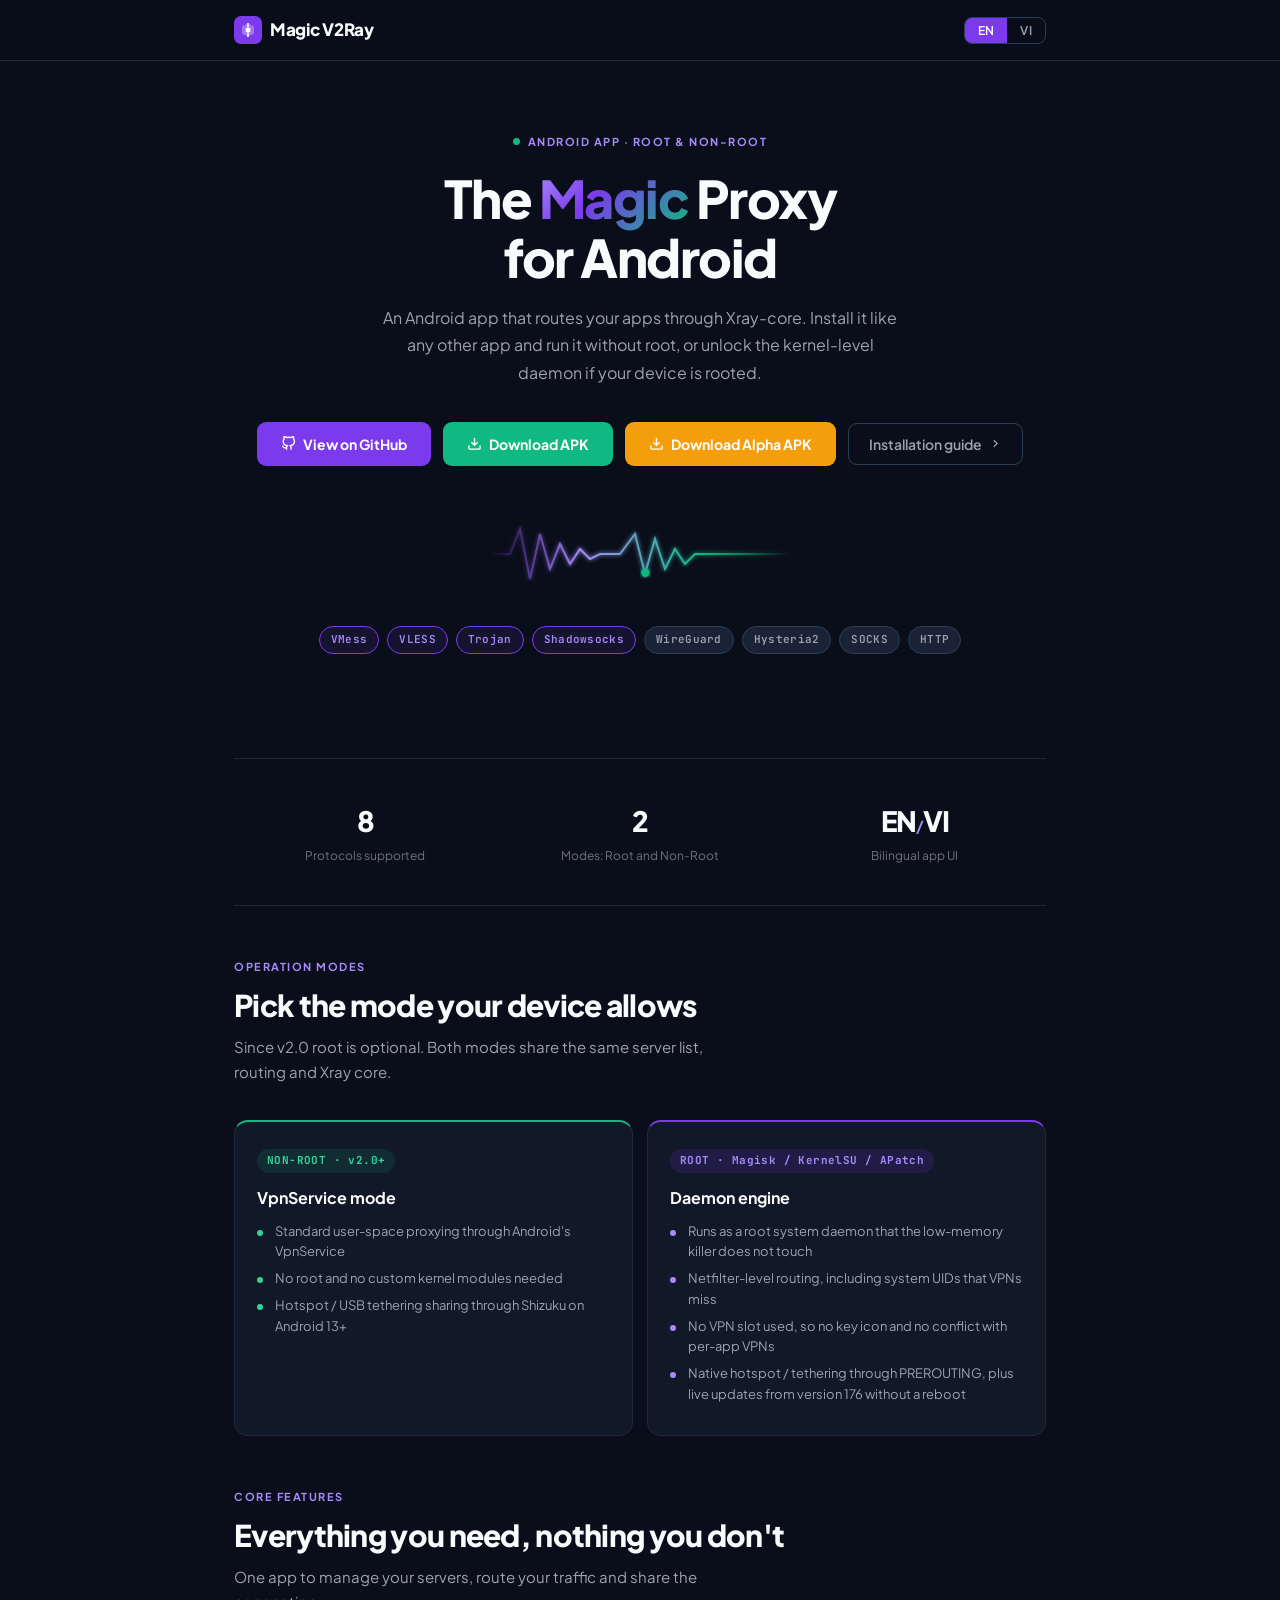
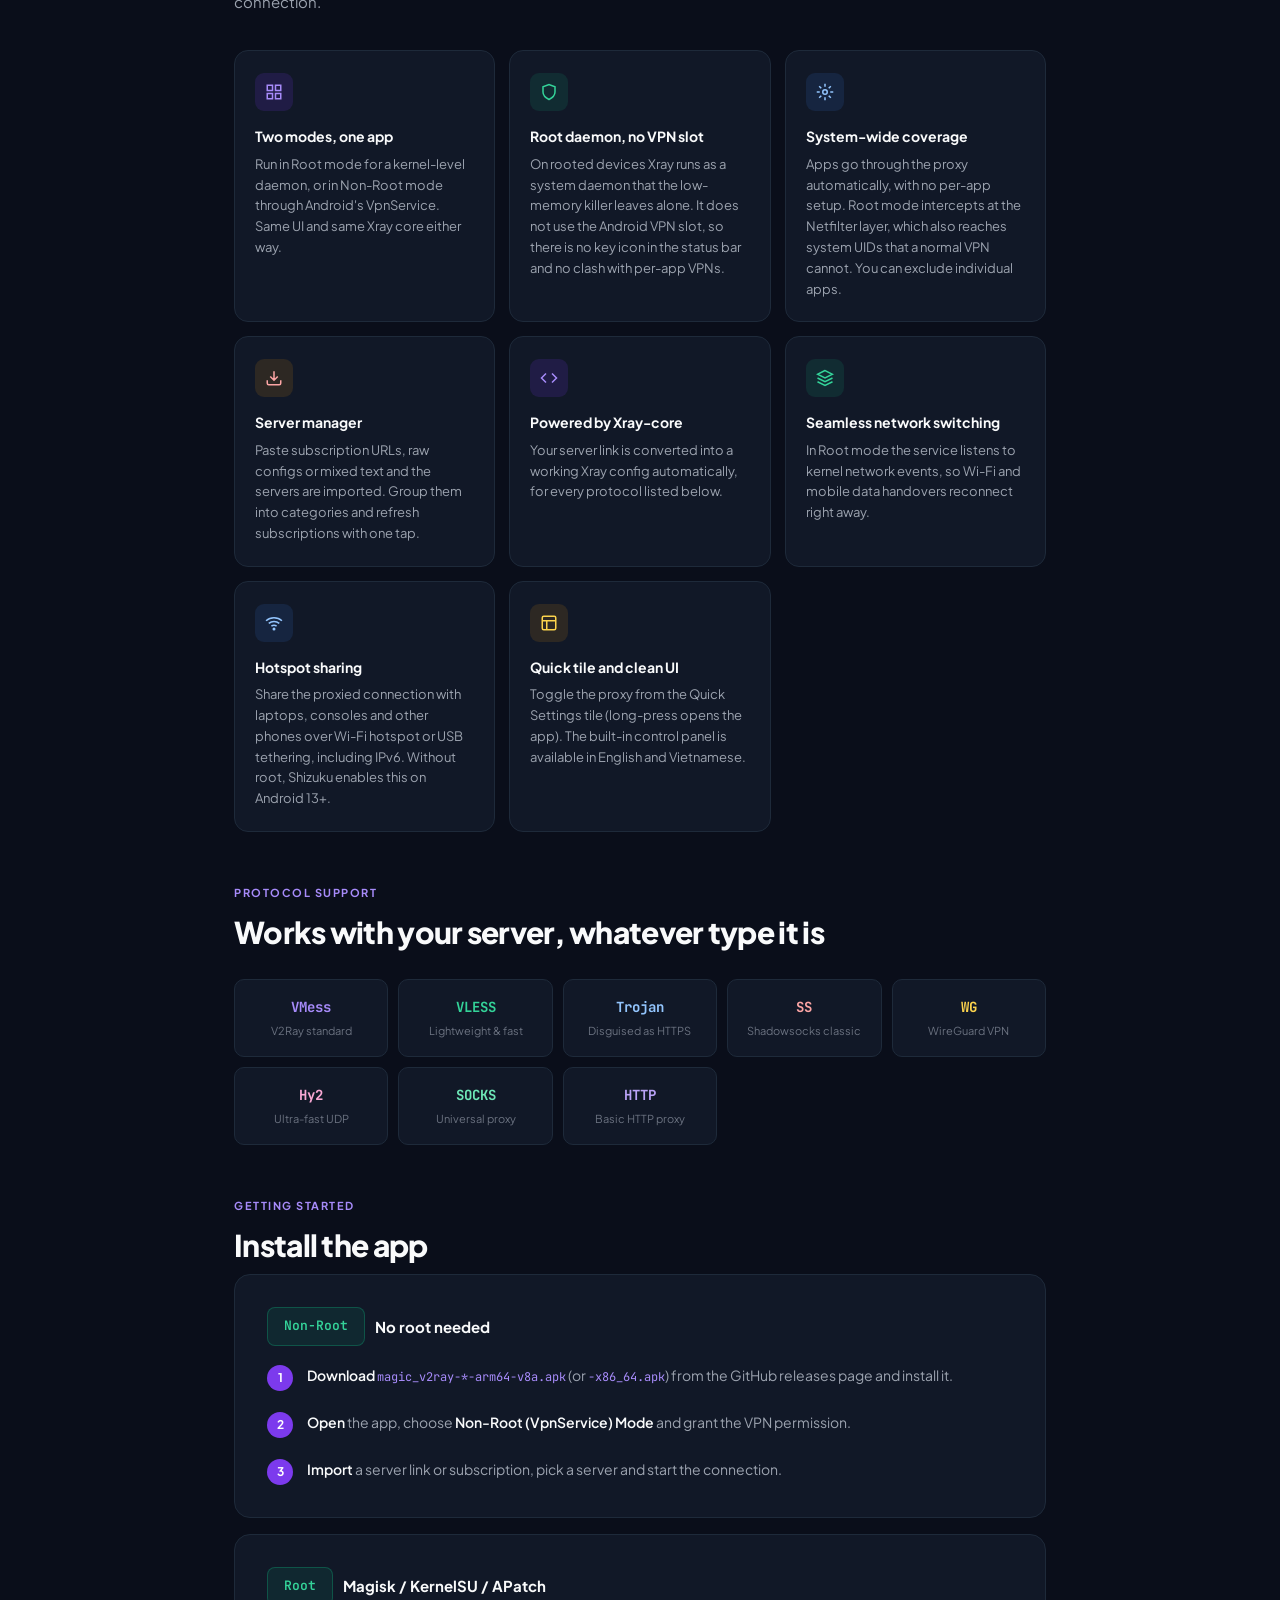
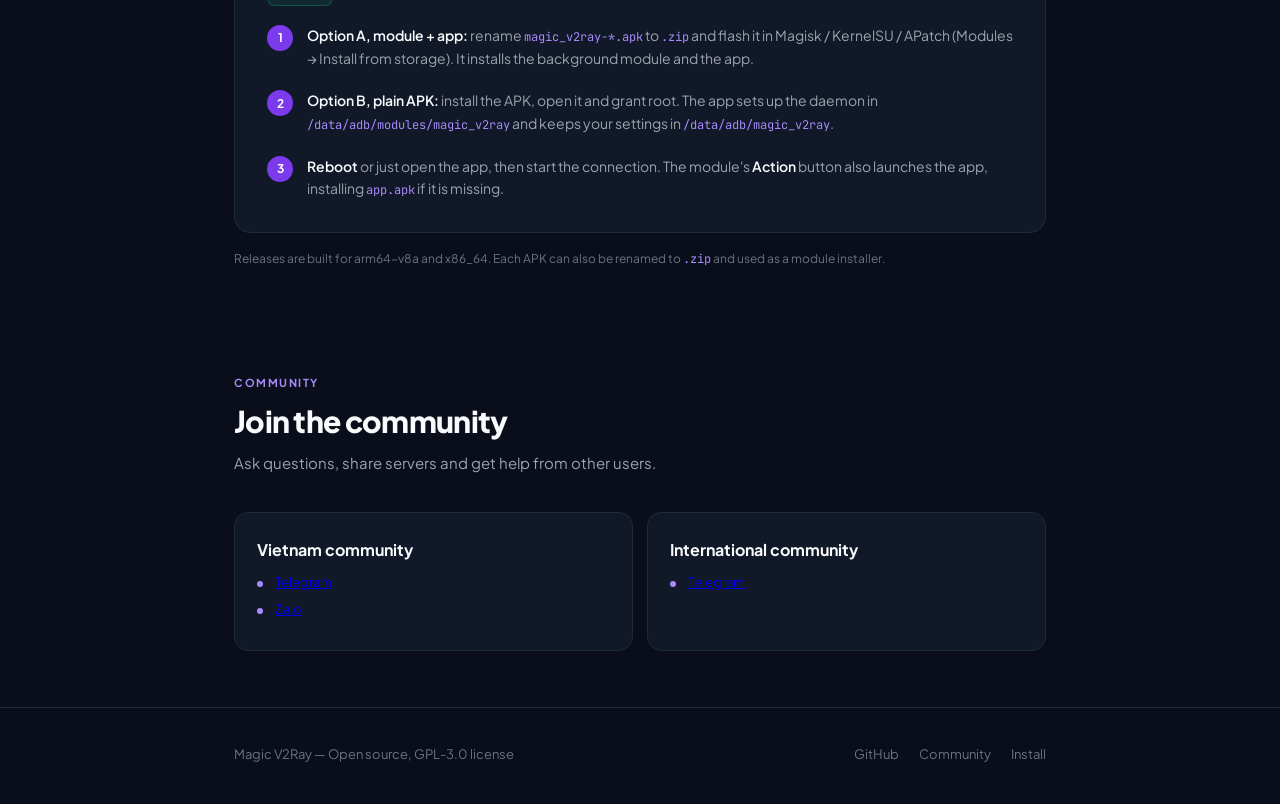
<file: index.html>
<!DOCTYPE html>
<html lang="en">
    <head>
        <meta charset="UTF-8">
        <meta name="viewport" content="width=device-width, initial-scale=1.0">
        <title>Magic V2Ray - Proxy app for Android (Root &amp; Non-Root)</title>
        <meta name="description" content="Magic V2Ray is an Android app that routes your traffic through Xray-core. Works without root through VpnService, or as a kernel-level daemon on rooted devices.">
        <link rel="stylesheet" href="style.css">
        <link rel="icon" href="static/favicon.png">
        <style>
            .upd-ov{position:fixed;inset:0;z-index:9999;display:none;align-items:center;justify-content:center;padding:16px;background:rgba(0,0,0,.6);backdrop-filter:blur(3px)}
            .upd-ov.show{display:flex}
            .upd-box{width:100%;max-width:520px;max-height:85vh;display:flex;flex-direction:column;background:#fff;color:#111827;border-radius:14px;box-shadow:0 20px 60px rgba(0,0,0,.4);overflow:hidden}
            .upd-head{display:flex;align-items:center;justify-content:space-between;gap:12px;padding:16px 20px;border-bottom:1px solid rgba(128,128,128,.25)}
            .upd-title{font-size:17px;font-weight:700;margin:0}
            .upd-ver{font-size:12.5px;opacity:.7;margin-top:2px}
            .upd-x{background:none;border:0;color:inherit;font-size:24px;line-height:1;cursor:pointer;opacity:.6;padding:0 4px}
            .upd-x:hover{opacity:1}
            .upd-body{padding:16px 20px;overflow:auto;font-size:14px;line-height:1.6;flex:1}
            .upd-body h1,.upd-body h2,.upd-body h3,.upd-body h4{font-size:15px;margin:14px 0 6px}
            .upd-body ul{margin:6px 0;padding-left:20px}
            .upd-body code{background:rgba(128,128,128,.18);padding:1px 5px;border-radius:4px;font-size:12.5px}
            .upd-body a{color:#10B981}
            .upd-body p{margin:6px 0}
            .upd-foot{display:flex;justify-content:flex-end;gap:10px;padding:14px 20px;border-top:1px solid rgba(128,128,128,.25)}
            .upd-dl{display:inline-flex;align-items:center;gap:8px;padding:10px 18px;border-radius:9px;background:#10B981;color:#fff;font-weight:600;font-size:14px;text-decoration:none}
            .upd-dl:hover{filter:brightness(1.08)}
            .upd-close{padding:10px 16px;border-radius:9px;border:1px solid rgba(128,128,128,.4);background:none;color:inherit;font-size:14px;cursor:pointer}
            .upd-err{color:#ef4444}
            @media (prefers-color-scheme:dark){.upd-box{background:#161b22;color:#e6edf3}}
        </style>
        <script src="https://keepandroidopen.org/banner.js"></script>
    </head>
    <body>
        <div id="root" data-lang="en">
            <nav>
                <div class="wrap nav-inner">
                    <div class="logo">
                        <div class="logo-mark">
                            <svg viewBox="0 0 16 16">
                                <path d="M8 1L14 4.5V11.5L8 15L2 11.5V4.5L8 1Z" opacity=".3"/>
                                <circle cx="8" cy="8" r="2.5"/>
                                <line x1="8" y1="1" x2="8" y2="5.5" stroke="white" stroke-width="1.5" fill="none"/>
                                <line x1="8" y1="10.5" x2="8" y2="15" stroke="white" stroke-width="1.5" fill="none"/>
                            </svg>
                        </div>
                        Magic V2Ray
                    </div>
                    <div class="lang-toggle">
                        <button class="lang-btn active" onclick="setLang('en')">EN</button>
                        <button class="lang-btn" onclick="setLang('vi')">VI</button>
                    </div>
                </div>
            </nav>
            <div class="wrap">
                <!-- HERO -->
                <div class="hero">
                    <div class="hero-eyebrow">
                        <span class="dot-live"></span>
                        <span class="en">Android app · Root &amp; Non-Root</span>
                        <span class="vi">Ứng dụng Android · Root &amp; Non-Root</span>
                    </div>
                    <h1>
                        <span class="en">The <span class="gradient-text">Magic</span> Proxy<br>for Android</span>
                        <span class="vi">Proxy <span class="gradient-text">thần kỳ</span><br>cho Android</span>
                    </h1>
                    <p class="hero-sub en">An Android app that routes your apps through Xray-core. Install it like any other app and run it without root, or unlock the kernel-level daemon if your device is rooted.</p>
                    <p class="hero-sub vi">Ứng dụng Android đưa ứng dụng trên máy đi qua Xray-core. Cài như app bình thường và chạy không cần root, hoặc mở khóa daemon cấp nhân nếu máy đã root.</p>
                    <div class="cta-row">
                        <a href="https://github.com/vincentng295/magic_v2ray" class="btn-primary">
                            <svg width="15" height="15" viewBox="0 0 24 24" fill="none" stroke="currentColor" stroke-width="2.2">
                                <path d="M9 19c-5 1.5-5-2.5-7-3m14 6v-3.87a3.37 3.37 0 00-.94-2.61c3.14-.35 6.44-1.54 6.44-7A5.44 5.44 0 0020 4.77 5.07 5.07 0 0019.91 1S18.73.65 16 2.48a13.38 13.38 0 00-7 0C6.27.65 5.09 1 5.09 1A5.07 5.07 0 005 4.77a5.44 5.44 0 00-1.5 3.78c0 5.42 3.3 6.61 6.44 7A3.37 3.37 0 009 18.13V22"/>
                            </svg>
                            <span class="en">View on GitHub</span><span class="vi">Xem trên GitHub</span>
                        </a>
                        <a href="https://github.com/vincentng295/Magic_V2Ray/releases/latest" id="apk-btn" class="btn-primary" style="background: #10B981; border-color: #10B981;">
                            <svg width="15" height="15" viewBox="0 0 24 24" fill="none" stroke="currentColor" stroke-width="2.2">
                                <path d="M21 15v4a2 2 0 0 1-2 2H5a2 2 0 0 1-2-2v-4M7 10l5 5 5-5M12 15V3"/>
                            </svg>
                            <span class="en">Download APK</span><span class="vi">Tải APK</span>
                        </a>
                        <a href="https://github.com/vincentng295/Magic_V2Ray/tree/alpha-build" id="alpha-btn" class="btn-primary" style="background: #F59E0B; border-color: #F59E0B;">
                            <svg width="15" height="15" viewBox="0 0 24 24" fill="none" stroke="currentColor" stroke-width="2.2">
                                <path d="M21 15v4a2 2 0 0 1-2 2H5a2 2 0 0 1-2-2v-4M7 10l5 5 5-5M12 15V3"/>
                            </svg>
                            <span class="en">Download Alpha APK</span><span class="vi">Tải APK Alpha</span>
                        </a>
                        <button class="btn-ghost" onclick="document.getElementById('install').scrollIntoView({behavior:'smooth'})">
                            <span class="en">Installation guide</span><span class="vi">Hướng dẫn cài đặt</span>
                            <svg width="13" height="13" viewBox="0 0 24 24" fill="none" stroke="currentColor" stroke-width="2.2">
                                <polyline points="9 18 15 12 9 6"/>
                            </svg>
                        </button>
                    </div>
                    <!-- SIGNAL ANIMATION -->
                    <div class="signal-wrap">
                        <a href="tool/monitor_latency"><svg viewBox="0 0 300 80" xmlns="http://www.w3.org/2000/svg">
                            <defs>
                                <linearGradient id="sg" x1="0%" y1="0%" x2="100%" y2="0%">
                                    <stop offset="0%" stop-color="#7C3AED" stop-opacity="0"/>
                                    <stop offset="30%" stop-color="#A78BFA"/>
                                    <stop offset="70%" stop-color="#10B981"/>
                                    <stop offset="100%" stop-color="#10B981" stop-opacity="0"/>
                                </linearGradient>
                                <filter id="glow">
                                    <feGaussianBlur stdDeviation="2" result="blur"/>
                                    <feMerge>
                                        <feMergeNode in="blur"/>
                                        <feMergeNode in="SourceGraphic"/>
                                    </feMerge>
                                </filter>
                            </defs>
                            <polyline id="wave" points="0,40 20,40 30,15 40,65 50,20 60,55 70,30 80,50 90,35 100,45 110,40 130,40 145,20 155,60 165,25 175,55 185,35 195,50 205,40 220,40 240,40 260,40 280,40 300,40"
                                fill="none" stroke="url(#sg)" stroke-width="2" filter="url(#glow)"/>
                            <circle r="4" fill="#10B981" filter="url(#glow)">
                                <animateMotion dur="2.8s" repeatCount="indefinite" keyTimes="0;1" calcMode="linear">
                                    <mpath href="#wave-path"/>
                                </animateMotion>
                            </circle>
                            <path id="wave-path" d="M0,40 L20,40 L30,15 L40,65 L50,20 L60,55 L70,30 L80,50 L90,35 L100,45 L110,40 L130,40 L145,20 L155,60 L165,25 L175,55 L185,35 L195,50 L205,40 L220,40 L240,40 L260,40 L280,40 L300,40" fill="none"/>
                        </svg></a>
                    </div>
                    <div class="pills">
                        <span class="pill hot">VMess</span>
                        <span class="pill hot">VLESS</span>
                        <span class="pill hot">Trojan</span>
                        <span class="pill hot">Shadowsocks</span>
                        <span class="pill">WireGuard</span>
                        <span class="pill">Hysteria2</span>
                        <span class="pill">SOCKS</span>
                        <span class="pill">HTTP</span>
                    </div>
                </div>
                <!-- STATS -->
                <div class="stats">
                    <div class="stat">
                        <div class="stat-num">8</div>
                        <div class="stat-lbl en">Protocols supported</div>
                        <div class="stat-lbl vi">Giao thức hỗ trợ</div>
                    </div>
                    <div class="stat">
                        <div class="stat-num">2</div>
                        <div class="stat-lbl en">Modes: Root and Non-Root</div>
                        <div class="stat-lbl vi">Chế độ: Root và Non-Root</div>
                    </div>
                    <div class="stat">
                        <div class="stat-num">EN<span>/</span>VI</div>
                        <div class="stat-lbl en">Bilingual app UI</div>
                        <div class="stat-lbl vi">Giao diện ứng dụng song ngữ</div>
                    </div>
                </div>
                <!-- MODES -->
                <div class="section">
                    <div class="section-label en">Operation Modes</div>
                    <div class="section-label vi">Chế độ hoạt động</div>
                    <h2 class="section-title en">Pick the mode your device allows</h2>
                    <h2 class="section-title vi">Chọn chế độ phù hợp với thiết bị của bạn</h2>
                    <p class="section-sub en">Since v2.0 root is optional. Both modes share the same server list, routing and Xray core.</p>
                    <p class="section-sub vi">Từ v2.0, root không còn bắt buộc. Hai chế độ dùng chung danh sách máy chủ, định tuyến và nhân Xray.</p>
                    <div class="mode-grid">
                        <div class="mode-card nonroot">
                            <span class="mode-tag en">NON-ROOT · v2.0+</span>
                            <span class="mode-tag vi">NON-ROOT · v2.0+</span>
                            <div class="mode-title en">VpnService mode</div>
                            <div class="mode-title vi">Chế độ VpnService</div>
                            <ul class="mode-list en">
                                <li>Standard user-space proxying through Android's VpnService</li>
                                <li>No root and no custom kernel modules needed</li>
                                <li>Hotspot / USB tethering sharing through Shizuku on Android 13+</li>
                            </ul>
                            <ul class="mode-list vi">
                                <li>Proxy ở không gian người dùng qua VpnService chuẩn của Android</li>
                                <li>Không cần root hay module nhân tùy chỉnh</li>
                                <li>Chia sẻ hotspot / USB tethering qua Shizuku trên Android 13+</li>
                            </ul>
                        </div>
                        <div class="mode-card root">
                            <span class="mode-tag en">ROOT · Magisk / KernelSU / APatch</span>
                            <span class="mode-tag vi">ROOT · Magisk / KernelSU / APatch</span>
                            <div class="mode-title en">Daemon engine</div>
                            <div class="mode-title vi">Daemon nền</div>
                            <ul class="mode-list en">
                                <li>Runs as a root system daemon that the low-memory killer does not touch</li>
                                <li>Netfilter-level routing, including system UIDs that VPNs miss</li>
                                <li>No VPN slot used, so no key icon and no conflict with per-app VPNs</li>
                                <li>Native hotspot / tethering through PREROUTING, plus live updates from version 176 without a reboot</li>
                            </ul>
                            <ul class="mode-list vi">
                                <li>Chạy như daemon hệ thống quyền root, trình dọn bộ nhớ không đụng tới</li>
                                <li>Định tuyến ở tầng Netfilter, gồm cả UID hệ thống mà VPN không với tới</li>
                                <li>Không chiếm slot VPN, không có biểu tượng chìa khóa, không xung đột với VPN theo ứng dụng</li>
                                <li>Hotspot / tethering gốc qua PREROUTING, cập nhật trực tiếp từ phiên bản 176 mà không cần khởi động lại</li>
                            </ul>
                        </div>
                    </div>
                </div>
                <!-- FEATURES -->
                <div class="section">
                    <div class="section-label en">Core Features</div>
                    <div class="section-label vi">Tính năng chính</div>
                    <h2 class="section-title en">Everything you need, nothing you don't</h2>
                    <h2 class="section-title vi">Đủ tính năng, không rườm rà</h2>
                    <p class="section-sub en">One app to manage your servers, route your traffic and share the connection.</p>
                    <p class="section-sub vi">Một ứng dụng để quản lý máy chủ, định tuyến lưu lượng và chia sẻ kết nối.</p>
                    <div class="feat-grid">
                        <div class="feat-card">
                            <div class="feat-icon v"><svg width="18" height="18" viewBox="0 0 24 24" fill="none" stroke="#A78BFA" stroke-width="2"><rect x="3" y="3" width="7" height="7"/><rect x="14" y="3" width="7" height="7"/><rect x="3" y="14" width="7" height="7"/><rect x="14" y="14" width="7" height="7"/></svg></div>
                            <div class="feat-title en">Two modes, one app</div>
                            <div class="feat-title vi">Hai chế độ, một ứng dụng</div>
                            <div class="feat-desc en">Run in Root mode for a kernel-level daemon, or in Non-Root mode through Android's VpnService. Same UI and same Xray core either way.</div>
                            <div class="feat-desc vi">Chạy Chế độ Root với daemon cấp nhân, hoặc Chế độ Non-Root qua VpnService của Android. Cùng giao diện, cùng nhân Xray.</div>
                        </div>
                        <div class="feat-card">
                            <div class="feat-icon g"><svg width="18" height="18" viewBox="0 0 24 24" fill="none" stroke="#34D399" stroke-width="2"><path d="M12 22s8-4 8-10V5l-8-3-8 3v7c0 6 8 10 8 10z"/></svg></div>
                            <div class="feat-title en">Root daemon, no VPN slot</div>
                            <div class="feat-title vi">Daemon root, không chiếm VPN</div>
                            <div class="feat-desc en">On rooted devices Xray runs as a system daemon that the low-memory killer leaves alone. It does not use the Android VPN slot, so there is no key icon in the status bar and no clash with per-app VPNs.</div>
                            <div class="feat-desc vi">Trên máy đã root, Xray chạy như daemon hệ thống mà trình dọn bộ nhớ không đụng tới. Không chiếm slot VPN của Android nên không có biểu tượng chìa khóa và không xung đột với VPN theo ứng dụng.</div>
                        </div>
                        <div class="feat-card">
                            <div class="feat-icon b"><svg width="18" height="18" viewBox="0 0 24 24" fill="none" stroke="#93C5FD" stroke-width="2"><circle cx="12" cy="12" r="3"/><path d="M12 1v4M12 19v4M4.22 4.22l2.83 2.83M16.95 16.95l2.83 2.83M1 12h4M19 12h4M4.22 19.78l2.83-2.83M16.95 7.05l2.83-2.83"/></svg></div>
                            <div class="feat-title en">System-wide coverage</div>
                            <div class="feat-title vi">Phủ toàn bộ thiết bị</div>
                            <div class="feat-desc en">Apps go through the proxy automatically, with no per-app setup. Root mode intercepts at the Netfilter layer, which also reaches system UIDs that a normal VPN cannot. You can exclude individual apps.</div>
                            <div class="feat-desc vi">Ứng dụng tự động đi qua proxy, không cần cài riêng từng app. Chế độ Root chặn ở tầng Netfilter nên cả UID hệ thống mà VPN thường không với tới cũng được phủ. Có thể loại trừ từng ứng dụng.</div>
                        </div>
                        <div class="feat-card">
                            <div class="feat-icon o"><svg width="18" height="18" viewBox="0 0 24 24" fill="none" stroke="#FCA5A5" stroke-width="2"><path d="M21 15v4a2 2 0 0 1-2 2H5a2 2 0 0 1-2-2v-4M7 10l5 5 5-5M12 15V3"/></svg></div>
                            <div class="feat-title en">Server manager</div>
                            <div class="feat-title vi">Quản lý máy chủ</div>
                            <div class="feat-desc en">Paste subscription URLs, raw configs or mixed text and the servers are imported. Group them into categories and refresh subscriptions with one tap.</div>
                            <div class="feat-desc vi">Dán link subscription, cấu hình thô hoặc văn bản hỗn hợp là máy chủ được nhập vào. Gom vào danh mục và cập nhật subscription chỉ với một chạm.</div>
                        </div>
                        <div class="feat-card">
                            <div class="feat-icon v"><svg width="18" height="18" viewBox="0 0 24 24" fill="none" stroke="#A78BFA" stroke-width="2"><polyline points="16 18 22 12 16 6"/><polyline points="8 6 2 12 8 18"/></svg></div>
                            <div class="feat-title en">Powered by Xray-core</div>
                            <div class="feat-title vi">Chạy trên nhân Xray-core</div>
                            <div class="feat-desc en">Your server link is converted into a working Xray config automatically, for every protocol listed below.</div>
                            <div class="feat-desc vi">Link máy chủ được tự động chuyển thành cấu hình Xray hoạt động được, cho mọi giao thức bên dưới.</div>
                        </div>
                        <div class="feat-card">
                            <div class="feat-icon g"><svg width="18" height="18" viewBox="0 0 24 24" fill="none" stroke="#34D399" stroke-width="2"><path d="M12 2L2 7l10 5 10-5-10-5zM2 17l10 5 10-5M2 12l10 5 10-5"/></svg></div>
                            <div class="feat-title en">Seamless network switching</div>
                            <div class="feat-title vi">Chuyển mạng liền mạch</div>
                            <div class="feat-desc en">In Root mode the service listens to kernel network events, so Wi-Fi and mobile data handovers reconnect right away.</div>
                            <div class="feat-desc vi">Ở chế độ Root, dịch vụ lắng nghe sự kiện mạng của nhân nên khi đổi giữa Wi-Fi và dữ liệu di động sẽ kết nối lại ngay.</div>
                        </div>
                        <div class="feat-card">
                            <div class="feat-icon b"><svg width="18" height="18" viewBox="0 0 24 24" fill="none" stroke="#93C5FD" stroke-width="2"><path d="M5 12.55a11 11 0 0 1 14.08 0M1.42 9a16 16 0 0 1 21.16 0M8.53 16.11a6 6 0 0 1 6.95 0"/><circle cx="12" cy="20" r="1"/></svg></div>
                            <div class="feat-title en">Hotspot sharing</div>
                            <div class="feat-title vi">Chia sẻ qua hotspot</div>
                            <div class="feat-desc en">Share the proxied connection with laptops, consoles and other phones over Wi-Fi hotspot or USB tethering, including IPv6. Without root, Shizuku enables this on Android 13+.</div>
                            <div class="feat-desc vi">Chia sẻ kết nối đã qua proxy cho laptop, máy console và điện thoại khác qua hotspot Wi-Fi hoặc USB tethering, gồm cả IPv6. Không root thì dùng Shizuku (Android 13+).</div>
                        </div>
                        <div class="feat-card">
                            <div class="feat-icon o"><svg width="18" height="18" viewBox="0 0 24 24" fill="none" stroke="#FCD34D" stroke-width="2"><rect x="3" y="3" width="18" height="18" rx="2"/><path d="M3 9h18M9 21V9"/></svg></div>
                            <div class="feat-title en">Quick tile and clean UI</div>
                            <div class="feat-title vi">Ô cài đặt nhanh và giao diện gọn</div>
                            <div class="feat-desc en">Toggle the proxy from the Quick Settings tile (long-press opens the app). The built-in control panel is available in English and Vietnamese.</div>
                            <div class="feat-desc vi">Bật tắt proxy ngay từ ô Cài đặt nhanh (nhấn giữ để mở app). Bảng điều khiển tích hợp có Tiếng Anh và Tiếng Việt.</div>
                        </div>
                    </div>
                </div>
                <!-- PROTOCOLS -->
                <div class="proto-section">
                    <div class="section-label en">Protocol Support</div>
                    <div class="section-label vi">Giao thức được hỗ trợ</div>
                    <h2 class="section-title en">Works with your server, whatever type it is</h2>
                    <h2 class="section-title vi">Tương thích với mọi loại máy chủ bạn đang dùng</h2>
                    <div class="proto-grid">
                        <div class="proto-card">
                            <div class="proto-name" style="color:#A78BFA">VMess</div>
                            <div class="proto-desc en">V2Ray standard</div>
                            <div class="proto-desc vi">Chuẩn V2Ray</div>
                        </div>
                        <div class="proto-card">
                            <div class="proto-name" style="color:#34D399">VLESS</div>
                            <div class="proto-desc en">Lightweight &amp; fast</div>
                            <div class="proto-desc vi">Nhẹ &amp; nhanh</div>
                        </div>
                        <div class="proto-card">
                            <div class="proto-name" style="color:#93C5FD">Trojan</div>
                            <div class="proto-desc en">Disguised as HTTPS</div>
                            <div class="proto-desc vi">Ngụy trang HTTPS</div>
                        </div>
                        <div class="proto-card">
                            <div class="proto-name" style="color:#FCA5A5">SS</div>
                            <div class="proto-desc en">Shadowsocks classic</div>
                            <div class="proto-desc vi">Shadowsocks cổ điển</div>
                        </div>
                        <div class="proto-card">
                            <div class="proto-name" style="color:#FCD34D">WG</div>
                            <div class="proto-desc en">WireGuard VPN</div>
                            <div class="proto-desc vi">WireGuard VPN</div>
                        </div>
                        <div class="proto-card">
                            <div class="proto-name" style="color:#F9A8D4">Hy2</div>
                            <div class="proto-desc en">Ultra-fast UDP</div>
                            <div class="proto-desc vi">UDP siêu nhanh</div>
                        </div>
                        <div class="proto-card">
                            <div class="proto-name" style="color:#6EE7B7">SOCKS</div>
                            <div class="proto-desc en">Universal proxy</div>
                            <div class="proto-desc vi">Proxy đa dụng</div>
                        </div>
                        <div class="proto-card">
                            <div class="proto-name" style="color:#BAA3F7">HTTP</div>
                            <div class="proto-desc en">Basic HTTP proxy</div>
                            <div class="proto-desc vi">Proxy HTTP cơ bản</div>
                        </div>
                    </div>
                </div>
                <!-- INSTALL -->
                <div class="section install-section" id="install">
                    <div class="section-label en">Getting Started</div>
                    <div class="section-label vi">Bắt đầu sử dụng</div>
                    <h2 class="section-title en">Install the app</h2>
                    <h2 class="section-title vi">Cài đặt ứng dụng</h2>
                    <div class="install-card install-track">
                        <div class="install-steps">
                            <div class="install-track-title"><span class="install-badge">Non-Root</span><span class="en">No root needed</span><span class="vi">Không cần root</span></div>
                            <div class="step-row">
                                <div class="step-num">1</div>
                                <div class="step-txt en"><strong>Download</strong> <code>magic_v2ray-*-arm64-v8a.apk</code> (or <code>-x86_64.apk</code>) from the GitHub releases page and install it.</div>
                                <div class="step-txt vi"><strong>Tải</strong> <code>magic_v2ray-*-arm64-v8a.apk</code> (hoặc <code>-x86_64.apk</code>) từ trang GitHub releases rồi cài đặt.</div>
                            </div>
                            <div class="step-row">
                                <div class="step-num">2</div>
                                <div class="step-txt en"><strong>Open</strong> the app, choose <strong>Non-Root (VpnService) Mode</strong> and grant the VPN permission.</div>
                                <div class="step-txt vi"><strong>Mở</strong> ứng dụng, chọn <strong>Chế độ Non-Root (VpnService)</strong> và cấp quyền VPN.</div>
                            </div>
                            <div class="step-row" style="margin-bottom:0">
                                <div class="step-num">3</div>
                                <div class="step-txt en"><strong>Import</strong> a server link or subscription, pick a server and start the connection.</div>
                                <div class="step-txt vi"><strong>Nhập</strong> link máy chủ hoặc subscription, chọn một máy chủ rồi bắt đầu kết nối.</div>
                            </div>
                        </div>
                    </div>
                    <div class="install-card install-track">
                        <div class="install-steps">
                            <div class="install-track-title"><span class="install-badge">Root</span><span class="en">Magisk / KernelSU / APatch</span><span class="vi">Magisk / KernelSU / APatch</span></div>
                            <div class="step-row">
                                <div class="step-num">1</div>
                                <div class="step-txt en"><strong>Option A, module + app:</strong> rename <code>magic_v2ray-*.apk</code> to <code>.zip</code> and flash it in Magisk / KernelSU / APatch (Modules → Install from storage). It installs the background module and the app.</div>
                                <div class="step-txt vi"><strong>Cách A, module + app:</strong> đổi tên <code>magic_v2ray-*.apk</code> thành <code>.zip</code> rồi flash trong Magisk / KernelSU / APatch (Modules → Install from storage). Việc này cài cả module chạy nền lẫn ứng dụng.</div>
                            </div>
                            <div class="step-row">
                                <div class="step-num">2</div>
                                <div class="step-txt en"><strong>Option B, plain APK:</strong> install the APK, open it and grant root. The app sets up the daemon in <code>/data/adb/modules/magic_v2ray</code> and keeps your settings in <code>/data/adb/magic_v2ray</code>.</div>
                                <div class="step-txt vi"><strong>Cách B, cài APK thường:</strong> cài APK, mở app và cấp quyền root. Ứng dụng tự thiết lập daemon trong <code>/data/adb/modules/magic_v2ray</code> và giữ cài đặt của bạn ở <code>/data/adb/magic_v2ray</code>.</div>
                            </div>
                            <div class="step-row" style="margin-bottom:0">
                                <div class="step-num">3</div>
                                <div class="step-txt en"><strong>Reboot</strong> or just open the app, then start the connection. The module's <strong>Action</strong> button also launches the app, installing <code>app.apk</code> if it is missing.</div>
                                <div class="step-txt vi"><strong>Khởi động lại</strong> hoặc mở thẳng ứng dụng, rồi bắt đầu kết nối. Nút <strong>Action</strong> của module cũng mở ứng dụng và tự cài <code>app.apk</code> nếu chưa có.</div>
                            </div>
                        </div>
                    </div>
                    <p class="install-note en">Releases are built for arm64-v8a and x86_64. Each APK can also be renamed to <code>.zip</code> and used as a module installer.</p>
                    <p class="install-note vi">Bản phát hành có cho arm64-v8a và x86_64. Mỗi APK cũng có thể đổi tên thành <code>.zip</code> để dùng làm bộ cài module.</p>
                </div>
                <!-- COMMUNITY -->
                <div class="section community-section" id="community">
                    <div class="section-label en">Community</div>
                    <div class="section-label vi">Cộng đồng</div>
                    <h2 class="section-title en">Join the community</h2>
                    <h2 class="section-title vi">Tham gia cộng đồng</h2>
                    <p class="section-sub en">Ask questions, share servers and get help from other users.</p>
                    <p class="section-sub vi">Đặt câu hỏi, chia sẻ máy chủ và nhận hỗ trợ từ người dùng khác.</p>
                    <div class="mode-grid">
                        <div class="mode-card">
                            <div class="mode-title en">Vietnam community</div>
                            <div class="mode-title vi">Cộng đồng Việt Nam</div>
                            <ul class="mode-list">
                                <li><a href="https://t.me/vless4gtiktok" target="_blank" rel="noopener">Telegram</a></li>
                                <li><a href="https://zalo.me/g/wpvi1k4qdaqtmppywb5t" target="_blank" rel="noopener">Zalo</a></li>
                            </ul>
                        </div>
                        <div class="mode-card">
                            <div class="mode-title en">International community</div>
                            <div class="mode-title vi">Cộng đồng quốc tế</div>
                            <ul class="mode-list">
                                <li><a href="https://t.me/huskydg" target="_blank" rel="noopener">Telegram</a></li>
                            </ul>
                        </div>
                    </div>
                </div>
            </div>
            <!-- /wrap -->
            <footer>
                <div class="wrap footer-inner">
                    <div class="footer-left en">Magic V2Ray — Open source, GPL-3.0 license</div>
                    <div class="footer-left vi">Magic V2Ray — Mã nguồn mở, giấy phép GPL-3.0</div>
                    <div class="footer-links">
                        <a href="https://github.com/vincentng295/magic_v2ray">GitHub</a>
                        <a href="#community" class="en">Community</a>
                        <a href="#community" class="vi">Cộng đồng</a>
                        <a href="#" onclick="document.getElementById('install').scrollIntoView({behavior:'smooth'});return false" class="en">Install</a>
                        <a href="#" onclick="document.getElementById('install').scrollIntoView({behavior:'smooth'});return false" class="vi">Cài đặt</a>
                    </div>
                </div>
            </footer>
        </div>
        <div class="upd-ov" id="upd-ov" role="dialog" aria-modal="true" aria-labelledby="upd-title">
            <div class="upd-box">
                <div class="upd-head">
                    <div>
                        <h3 class="upd-title" id="upd-title"></h3>
                        <div class="upd-ver" id="upd-ver"></div>
                    </div>
                    <button type="button" class="upd-x" id="upd-x" aria-label="Close">&times;</button>
                </div>
                <div class="upd-body" id="upd-body"></div>
                <div class="upd-foot">
                    <button type="button" class="upd-close" id="upd-close"></button>
                    <a class="upd-dl" id="upd-dl" href="#" download></a>
                </div>
            </div>
        </div>
        <script>
            if ('serviceWorker' in navigator) {
                window.addEventListener('load', () => {
                    navigator.serviceWorker.register('sw.js')
                        .then(reg => console.log('[Service Worker] Register with scope:', reg.scope))
                        .catch(err => console.error('[Service Worker] Register failed:', err));
                });
            }

            function setLang(lang) {
                document.getElementById('root').dataset.lang = lang;
                document.documentElement.lang = lang;
                document.querySelectorAll('.lang-btn').forEach(b => b.classList.remove('active'));
                const targetBtn = document.querySelector(`.lang-btn[onclick="setLang('${lang}')"]`);
                if (targetBtn) targetBtn.classList.add('active');
                localStorage.setItem('preferred-lang', lang);
            }

            function autoDetectLanguage() {
                const savedLang = localStorage.getItem('preferred-lang');
                if (savedLang === 'en' || savedLang === 'vi') {
                    setLang(savedLang);
                    return;
                }
                const browserLang = (navigator.language || navigator.userLanguage || 'en').toLowerCase();
                setLang(browserLang.startsWith('vi') ? 'vi' : 'en');
            }

            // ===== Popup cập nhật / Update popup =====
            const I18N = {
                en: {alphaTitle: 'Alpha build (pre-release)', title: 'New update available', version: 'Version', code: 'build', loading: 'Loading changelog...', close: 'Close', dl: 'Download APK', noLog: 'Could not load the changelog.', openLog: 'Open changelog', fail: 'Could not check for updates. Opening the releases page...'},
                vi: {alphaTitle: 'Bản Alpha (thử nghiệm)', title: 'Có bản cập nhật mới', version: 'Phiên bản', code: 'build', loading: 'Đang tải nội dung cập nhật...', close: 'Đóng', dl: 'Tải APK', noLog: 'Không tải được nội dung cập nhật.', openLog: 'Mở changelog', fail: 'Không kiểm tra được bản cập nhật. Đang mở trang releases...'}
            };
            const curLang = () => (document.documentElement.lang === 'vi' ? 'vi' : 'en');

            function escHtml(t) {
                return t.replace(/&/g, '&amp;').replace(/</g, '&lt;').replace(/>/g, '&gt;');
            }

            function inlineMd(t) {
                return escHtml(t)
                    .replace(/`([^`]+)`/g, '<code>$1</code>')
                    .replace(/\*\*([^*]+)\*\*/g, '<strong>$1</strong>')
                    .replace(/\[([^\]]+)\]\((https?:\/\/[^)\s]+)\)/g, '<a href="$2" target="_blank" rel="noopener">$1</a>');
            }

            // Markdown đơn giản: tiêu đề, danh sách, đoạn văn
            function renderMd(md) {
                const out = [];
                let inList = false;
                for (const raw of md.split(/\r?\n/)) {
                    const line = raw.trimEnd();
                    let m;
                    if ((m = line.match(/^\s*[-*+]\s+(.*)$/))) {
                        if (!inList) { out.push('<ul>'); inList = true; }
                        out.push('<li>' + inlineMd(m[1]) + '</li>');
                        continue;
                    }
                    if (inList) { out.push('</ul>'); inList = false; }
                    if ((m = line.match(/^(#{1,6})\s+(.*)$/))) {
                        const lv = Math.min(m[1].length + 1, 4);
                        out.push('<h' + lv + '>' + inlineMd(m[2]) + '</h' + lv + '>');
                    } else if (line.trim()) {
                        out.push('<p>' + inlineMd(line) + '</p>');
                    }
                }
                if (inList) out.push('</ul>');
                return out.join('');
            }

            function closeUpdate() {
                document.getElementById('upd-ov').classList.remove('show');
                document.body.style.overflow = '';
            }

            const UPDATE_URLS = {
                stable: '/update.json',
                alpha: 'https://raw.githubusercontent.com/vincentng295/Magic_V2Ray/refs/heads/alpha-build/update.json'
            };

            async function openUpdate(e) {
                e.preventDefault();
                const btn = e.currentTarget;
                const isAlpha = btn.id === 'alpha-btn';
                const t = I18N[curLang()];
                btn.style.opacity = '.6';
                btn.style.pointerEvents = 'none';
                try {
                    const res = await fetch(isAlpha ? UPDATE_URLS.alpha : UPDATE_URLS.stable, {cache: 'no-store'});
                    if (!res.ok) throw new Error('HTTP ' + res.status);
                    const info = await res.json();
                    if (!info.zipUrl) throw new Error('Missing zipUrl');

                    document.getElementById('upd-title').textContent = isAlpha ? t.alphaTitle : t.title;
                    document.getElementById('upd-ver').textContent =
                        t.version + ' ' + (info.version || '') + (info.versionCode ? ' (' + t.code + ' ' + info.versionCode + ')' : '');
                    document.getElementById('upd-close').textContent = t.close;
                    const dl = document.getElementById('upd-dl');
                    dl.textContent = t.dl;
                    dl.href = info.zipUrl;
                    const body = document.getElementById('upd-body');
                    body.textContent = t.loading;
                    document.getElementById('upd-ov').classList.add('show');
                    document.body.style.overflow = 'hidden';

                    // Tải changelog (không chặn nút tải)
                    if (info.changelog) {
                        fetch(info.changelog, {cache: 'no-store'})
                            .then(r => { if (!r.ok) throw new Error('HTTP ' + r.status); return r.text(); })
                            .then(md => { body.innerHTML = renderMd(md); })
                            .catch(() => {
                                body.innerHTML = '<p class="upd-err">' + t.noLog + '</p><p><a href="' + encodeURI(info.changelog) + '" target="_blank" rel="noopener">' + t.openLog + '</a></p>';
                            });
                    } else {
                        body.textContent = '';
                    }
                } catch (err) {
                    console.error('[Update] Failed:', err);
                    alert(t.fail);
                    window.location.href = btn.href;
                } finally {
                    btn.style.opacity = '';
                    btn.style.pointerEvents = '';
                }
            }

            document.addEventListener('DOMContentLoaded', () => {
                document.getElementById('apk-btn').addEventListener('click', openUpdate);
                document.getElementById('alpha-btn').addEventListener('click', openUpdate);
                document.getElementById('upd-x').addEventListener('click', closeUpdate);
                document.getElementById('upd-close').addEventListener('click', closeUpdate);
                document.getElementById('upd-ov').addEventListener('click', ev => { if (ev.target.id === 'upd-ov') closeUpdate(); });
                document.addEventListener('keydown', ev => { if (ev.key === 'Escape') closeUpdate(); });
            });

            document.addEventListener('DOMContentLoaded', autoDetectLanguage);
        </script>
    </body>
</html>
</file>
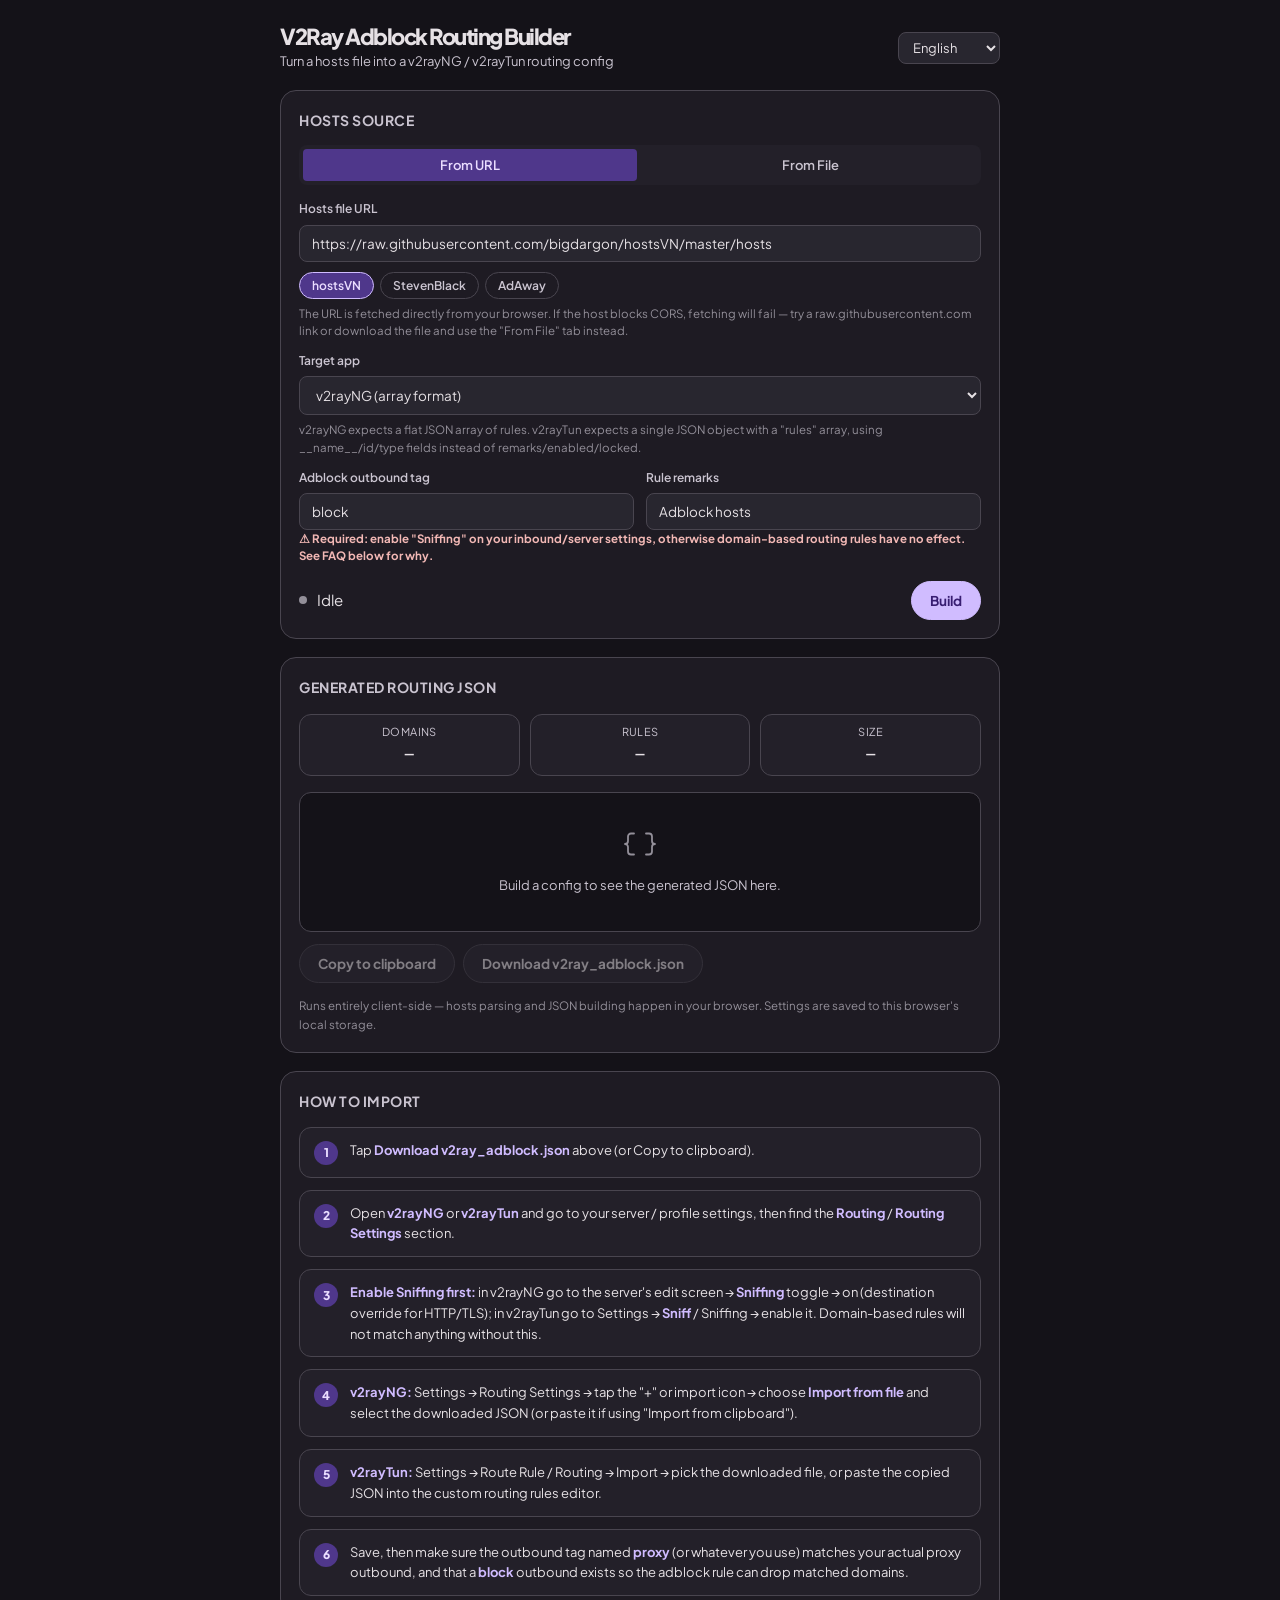
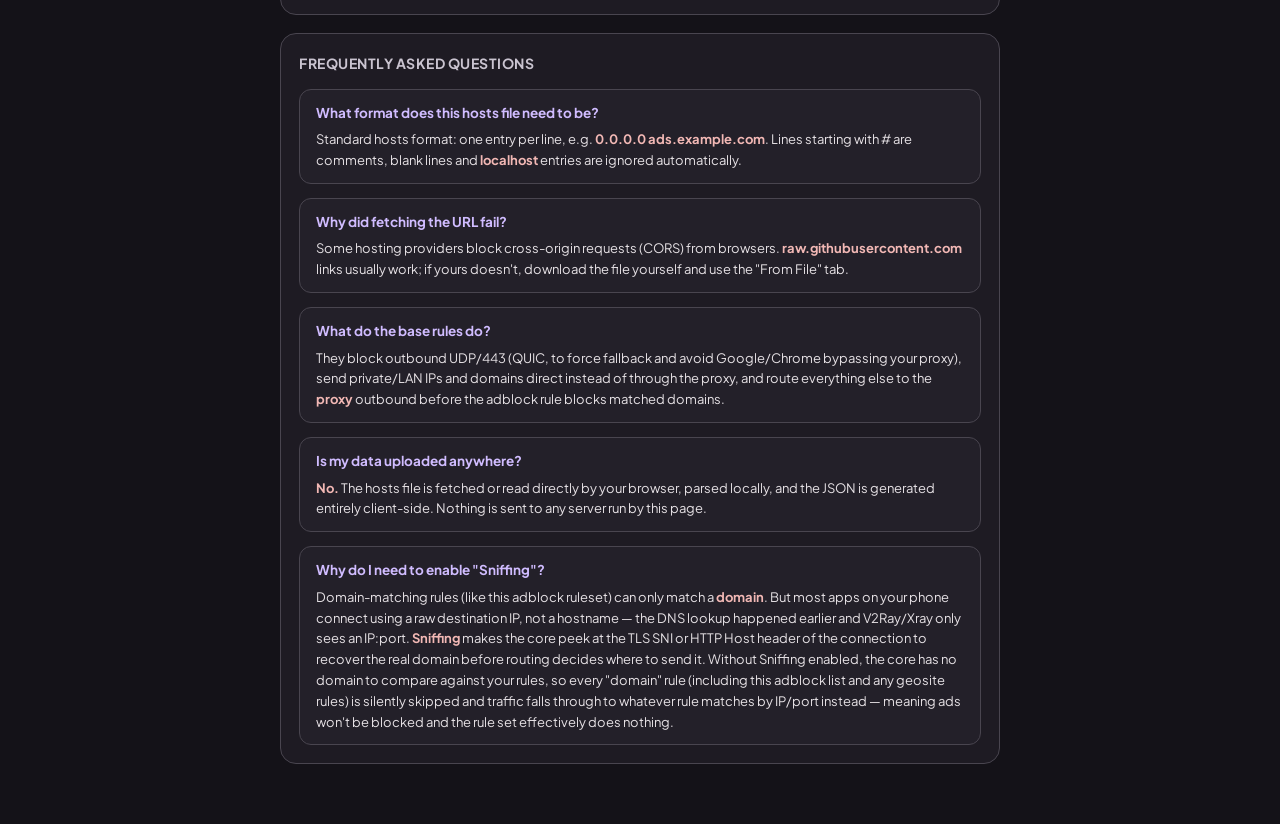
<file: tool/build_v2ray_adblock.html>
<!DOCTYPE html>
<html lang="en">
<head>
<meta charset="UTF-8">
<meta name="viewport" content="width=device-width, initial-scale=1.0">
<title>V2Ray Adblock Routing Builder</title>
<link rel="stylesheet" href="/style.css">
<link rel="icon" href="/static/favicon.png">
<style>
:root {
    --md-primary: #D0BCFF;
    --md-on-primary: #381E72;
    --md-primary-container: #4F378B;
    --md-on-primary-container: #EADDFF;

    --md-error: #F2B8B5;
    --md-error-container: #8C1D18;

    --md-success: #6DD58C;

    --md-surface: #141218;
    --md-surface-1: #1e1b23;
    --md-surface-2: #232029;
    --md-surface-3: #28262f;
    --md-surface-4: #2b2830;
    --md-on-surface: #E6E1E5;
    --md-on-surface-variant: #CAC4D0;
    --md-outline: #938F99;
    --md-outline-variant: #49454F;

    --md-shape-xs: 4px;
    --md-shape-sm: 8px;
    --md-shape-md: 12px;
    --md-shape-lg: 16px;
    --md-shape-full: 9999px;

    --md-motion-standard: cubic-bezier(0.2, 0, 0, 1);

    --md-font-display: 'Plus Jakarta Sans', 'Segoe UI', sans-serif;
    --md-font-body: 'Plus Jakarta Sans', 'Segoe UI', sans-serif;
    --md-font-mono: 'Roboto Mono', 'Courier New', monospace;
}

* { box-sizing: border-box; }

body {
    margin: 0;
    min-height: 100vh;
    background: var(--md-surface);
    color: var(--md-on-surface);
    font-family: var(--md-font-body);
    padding: 24px 16px 60px;
}

.container {
    max-width: 720px;
    margin: 0 auto;
    display: flex;
    flex-direction: column;
    gap: 18px;
}

header {
    display: flex;
    align-items: center;
    justify-content: space-between;
    gap: 12px;
    flex-wrap: wrap;
}

h1 {
    font-family: var(--md-font-display);
    font-size: 22px;
    font-weight: 800;
    margin: 0;
}

.subtitle {
    font-size: 13px;
    color: var(--md-on-surface-variant);
    margin: 2px 0 0;
}

.lang-select {
    padding: 6px 10px;
    border-radius: var(--md-shape-sm);
    background: var(--md-surface-3);
    color: var(--md-on-surface);
    border: 1px solid var(--md-outline-variant);
    font-family: var(--md-font-body);
    font-size: 13px;
    cursor: pointer;
    outline: none;
}

.card {
    background: var(--md-surface-1);
    border: 1px solid var(--md-outline-variant);
    border-radius: var(--md-shape-lg);
    padding: 18px;
}

.card h3 {
    margin: 0 0 14px;
    font-size: 14px;
    font-weight: 700;
    color: var(--md-on-surface-variant);
    text-transform: uppercase;
    letter-spacing: .5px;
}

.config-grid {
    display: grid;
    grid-template-columns: 1fr 1fr;
    gap: 12px;
}
.config-field { display: flex; flex-direction: column; gap: 6px; }
.config-field.full { grid-column: 1 / -1; }
.config-field label {
    font-size: 12px;
    color: var(--md-on-surface-variant);
    font-weight: 600;
}
.config-field select,
.config-field input[type="text"],
.config-field input[type="url"],
.config-field textarea {
    background: var(--md-surface-3);
    border: 1px solid var(--md-outline-variant);
    border-radius: var(--md-shape-sm);
    color: var(--md-on-surface);
    padding: 9px 12px;
    font-family: var(--md-font-body);
    font-size: 13.5px;
    outline: none;
    width: 100%;
    transition: border-color .2s var(--md-motion-standard), background .2s;
}
.config-field textarea {
    font-family: var(--md-font-mono);
    font-size: 12.5px;
    resize: vertical;
    min-height: 90px;
}
.config-field select:focus,
.config-field input:focus,
.config-field textarea:focus {
    border-color: var(--md-primary);
    background: var(--md-surface-4);
}
.config-note {
    grid-column: 1 / -1;
    font-size: 11.5px;
    color: var(--md-outline);
    line-height: 1.5;
    margin: 0;
}

.presets {
    display: flex;
    gap: 6px;
    flex-wrap: wrap;
    margin-top: 4px;
}
.preset-chip {
    padding: 5px 12px;
    border-radius: var(--md-shape-full);
    border: 1px solid var(--md-outline-variant);
    background: none;
    color: var(--md-on-surface-variant);
    font-family: var(--md-font-body);
    font-size: 12px;
    font-weight: 600;
    cursor: pointer;
    transition: all .15s var(--md-motion-standard);
}
.preset-chip:hover { background: rgba(255,255,255,0.06); color: var(--md-on-surface); }
.preset-chip.active {
    background: var(--md-primary-container);
    border-color: var(--md-primary);
    color: var(--md-on-primary-container);
}

.tabbar {
    display: flex;
    gap: 6px;
    margin-bottom: 14px;
    background: var(--md-surface-2);
    border-radius: var(--md-shape-sm);
    padding: 4px;
}
.tab-btn {
    flex: 1;
    padding: 8px 10px;
    border-radius: var(--md-shape-xs);
    border: none;
    background: none;
    color: var(--md-on-surface-variant);
    font-family: var(--md-font-body);
    font-size: 13px;
    font-weight: 600;
    cursor: pointer;
    transition: all .15s var(--md-motion-standard);
}
.tab-btn.active {
    background: var(--md-primary-container);
    color: var(--md-on-primary-container);
}
.tab-panel { display: none; }
.tab-panel.active { display: block; }

.toolbar {
    display: flex;
    align-items: center;
    justify-content: space-between;
    flex-wrap: wrap;
    gap: 10px;
    margin-top: 16px;
}
.toolbar-left { display: flex; align-items: center; gap: 10px; flex-wrap: wrap; }

.btn {
    padding: 10px 18px;
    border-radius: var(--md-shape-full);
    border: 1px solid var(--md-outline-variant);
    background: var(--md-surface-3);
    color: var(--md-on-surface);
    font-family: var(--md-font-body);
    font-size: 13.5px;
    font-weight: 700;
    cursor: pointer;
    transition: all .15s var(--md-motion-standard);
    display: inline-flex;
    align-items: center;
    gap: 6px;
}
.btn:hover { background: var(--md-surface-4); }
.btn:disabled { opacity: .5; cursor: not-allowed; }
.btn-primary {
    background: var(--md-primary);
    border-color: var(--md-primary);
    color: var(--md-on-primary);
}
.btn-primary:hover { background: #ddd0ff; }
.btn-row { display: flex; gap: 8px; flex-wrap: wrap; }

.status-dot {
    width: 8px;
    height: 8px;
    border-radius: 50%;
    background: var(--md-outline);
    flex-shrink: 0;
}
.status-dot.live {
    background: var(--md-success);
    box-shadow: 0 0 0 3px rgba(109, 213, 140, 0.2);
}
.status-dot.err {
    background: var(--md-error);
    box-shadow: 0 0 0 3px rgba(242, 184, 181, 0.2);
}

.stats-row {
    display: flex;
    gap: 10px;
    flex-wrap: wrap;
    margin-top: 16px;
}
.stat {
    flex: 1;
    min-width: 90px;
    background: var(--md-surface-2);
    border: 1px solid var(--md-outline-variant);
    border-radius: var(--md-shape-md);
    padding: 8px 12px;
    display: flex;
    flex-direction: column;
    gap: 2px;
}
.stat-label {
    font-size: 11px;
    color: var(--md-on-surface-variant);
    text-transform: uppercase;
    letter-spacing: .4px;
}
.stat-value {
    font-family: var(--md-font-mono);
    font-size: 15px;
    font-weight: 600;
    font-variant-numeric: tabular-nums;
}

.json-out {
    margin-top: 16px;
    background: var(--md-surface);
    border: 1px solid var(--md-outline-variant);
    border-radius: var(--md-shape-md);
    padding: 12px;
    max-height: 320px;
    overflow: auto;
}
.json-out pre {
    margin: 0;
    font-family: var(--md-font-mono);
    font-size: 11.5px;
    line-height: 1.6;
    white-space: pre-wrap;
    word-break: break-all;
    color: var(--md-on-surface-variant);
}

.empty-state {
    display: flex;
    flex-direction: column;
    align-items: center;
    justify-content: center;
    gap: 10px;
    color: var(--md-on-surface-variant);
    font-size: 13px;
    text-align: center;
    padding: 24px;
}

.steps {
    display: flex;
    flex-direction: column;
    gap: 12px;
    counter-reset: step;
}
.step-item {
    display: flex;
    gap: 12px;
    background: var(--md-surface-2);
    border: 1px solid var(--md-outline-variant);
    border-radius: var(--md-shape-md);
    padding: 12px 14px;
}
.step-num {
    flex-shrink: 0;
    width: 24px;
    height: 24px;
    border-radius: 50%;
    background: var(--md-primary-container);
    color: var(--md-on-primary-container);
    display: flex;
    align-items: center;
    justify-content: center;
    font-size: 12px;
    font-weight: 800;
}
.step-body { font-size: 13px; line-height: 1.6; }
.step-body strong { color: var(--md-primary); }

/* FAQ Styles */
.faq-section {
    display: flex;
    flex-direction: column;
    gap: 14px;
}
.faq-item {
    background: var(--md-surface-2);
    border: 1px solid var(--md-outline-variant);
    border-radius: var(--md-shape-md);
    padding: 12px 16px;
}
.faq-question {
    font-weight: 700;
    font-size: 13.5px;
    color: var(--md-primary);
    margin: 0 0 6px 0;
}
.faq-answer {
    font-size: 13px;
    color: var(--md-on-surface);
    line-height: 1.6;
    margin: 0;
}
.faq-answer strong {
    color: var(--md-error);
}

.footnote {
    font-size: 11.5px;
    color: var(--md-outline);
    line-height: 1.6;
    margin: 14px 0 0;
}

.toast-container {
    position: fixed;
    bottom: 20px;
    left: 50%;
    transform: translateX(-50%);
    display: flex;
    flex-direction: column;
    gap: 8px;
    z-index: 999;
    align-items: center;
}
.toast {
    padding: 10px 18px;
    border-radius: var(--md-shape-sm);
    background: var(--md-surface-4);
    border: 1px solid var(--md-outline-variant);
    color: var(--md-on-surface);
    font-size: 13px;
    box-shadow: 0 4px 12px rgba(0,0,0,.3);
    animation: toast-in .2s var(--md-motion-standard);
}
.toast--success { border-color: var(--md-success); }
.toast--error { border-color: var(--md-error); }
@keyframes toast-in {
    from { opacity: 0; transform: translateY(8px); }
    to   { opacity: 1; transform: translateY(0); }
}

@media (max-width: 480px) {
    .config-grid { grid-template-columns: 1fr; }
}
</style>
</head>
<body>
<div class="container">
    <header>
        <div>
            <h1 data-i18n="title">V2Ray Adblock Routing Builder</h1>
            <p class="subtitle" data-i18n="subtitle">Turn a hosts file into a v2rayNG / v2rayTun routing config</p>
        </div>
        <select class="lang-select" id="lang-select" onchange="changeLanguage(this.value)">
            <option value="en">English</option>
            <option value="vi">Tiếng Việt</option>
        </select>
    </header>

    <section class="card">
        <h3 data-i18n="source_title">Hosts Source</h3>
        <div class="tabbar">
            <button class="tab-btn active" id="tab-btn-url" onclick="switchTab('url')" data-i18n="tab_url">From URL</button>
            <button class="tab-btn" id="tab-btn-file" onclick="switchTab('file')" data-i18n="tab_file">From File</button>
        </div>

        <div class="tab-panel active" id="tab-url">
            <div class="config-grid">
                <div class="config-field full">
                    <label data-i18n="lbl_hosts_url">Hosts file URL</label>
                    <input type="url" id="hosts-url" value="https://raw.githubusercontent.com/bigdargon/hostsVN/master/hosts" placeholder="https://raw.githubusercontent.com/.../hosts">
                    <div class="presets" id="preset-row">
                        <button class="preset-chip active" data-url="https://raw.githubusercontent.com/bigdargon/hostsVN/master/hosts" onclick="applyPreset(this)">hostsVN</button>
                        <button class="preset-chip" data-url="https://raw.githubusercontent.com/StevenBlack/hosts/master/hosts" onclick="applyPreset(this)">StevenBlack</button>
                        <button class="preset-chip" data-url="https://adaway.org/hosts.txt" onclick="applyPreset(this)">AdAway</button>
                    </div>
                    <p class="config-note" data-i18n="note_cors">The URL is fetched directly from your browser. If the host blocks CORS, fetching will fail — try a raw.githubusercontent.com link or download the file and use the "From File" tab instead.</p>
                </div>
            </div>
        </div>

        <div class="tab-panel" id="tab-file">
            <div class="config-grid">
                <div class="config-field full">
                    <label data-i18n="lbl_hosts_file">Hosts file</label>
                    <input type="file" id="hosts-file" accept=".txt,.hosts,text/plain">
                </div>
                <div class="config-field full">
                    <label data-i18n="lbl_hosts_paste">…or paste hosts content</label>
                    <textarea id="hosts-paste" rows="6" placeholder="0.0.0.0 ads.example.com&#10;0.0.0.0 tracker.example.com"></textarea>
                </div>
            </div>
        </div>

        <div class="config-grid" style="margin-top:12px">
            <div class="config-field full">
                <label data-i18n="lbl_app">Target app</label>
                <select id="cfg-app">
                    <option value="v2rayng">v2rayNG (array format)</option>
                    <option value="v2raytun">v2rayTun (object format)</option>
                </select>
                <p class="config-note" data-i18n="note_app_format">v2rayNG expects a flat JSON array of rules. v2rayTun expects a single JSON object with a "rules" array, using __name__/id/type fields instead of remarks/enabled/locked.</p>
            </div>
            <div class="config-field">
                <label data-i18n="lbl_outbound">Adblock outbound tag</label>
                <input type="text" id="cfg-outbound" value="block">
            </div>
            <div class="config-field">
                <label data-i18n="lbl_remarks">Rule remarks</label>
                <input type="text" id="cfg-remarks" value="Adblock hosts">
            </div>
        </div>

        <p class="config-note sniff-warning" data-i18n="warn_sniff" style="grid-column:1/-1;color:var(--md-error);font-weight:700;">⚠ Required: enable "Sniffing" on your inbound/server settings, otherwise domain-based routing rules have no effect. See FAQ below for why.</p>

        <div class="toolbar">
            <div class="toolbar-left">
                <span class="status-dot" id="status-dot"></span>
                <span id="status-text" data-i18n="status_idle">Idle</span>
            </div>
            <button class="btn btn-primary" id="build-btn" onclick="buildConfig()">
                <span data-i18n="btn_build">Build</span>
            </button>
        </div>
    </section>

    <section class="card">
        <h3 data-i18n="result_title">Generated Routing JSON</h3>
        <div class="stats-row">
            <div class="stat">
                <span class="stat-label" data-i18n="stat_domains">Domains</span>
                <span class="stat-value" id="stat-domains">—</span>
            </div>
            <div class="stat">
                <span class="stat-label" data-i18n="stat_rules">Rules</span>
                <span class="stat-value" id="stat-rules">—</span>
            </div>
            <div class="stat">
                <span class="stat-label" data-i18n="stat_size">Size</span>
                <span class="stat-value" id="stat-size">—</span>
            </div>
        </div>

        <div class="json-out" id="json-wrap">
            <div class="empty-state" id="empty-state">
                <svg width="36" height="36" viewBox="0 0 24 24" fill="none" stroke="currentColor" stroke-width="1.2" stroke-linecap="round" stroke-linejoin="round" style="color:var(--md-outline)"><path d="M8 3H6a2 2 0 0 0-2 2v3a2 2 0 0 1-2 2 2 2 0 0 1 2 2v3a2 2 0 0 0 2 2h2"/><path d="M16 3h2a2 2 0 0 1 2 2v3a2 2 0 0 0 2 2 2 2 0 0 0-2 2v3a2 2 0 0 1-2 2h-2"/></svg>
                <span data-i18n="json_empty">Build a config to see the generated JSON here.</span>
            </div>
            <pre id="json-pre" style="display:none"></pre>
        </div>

        <div class="btn-row" style="margin-top:12px">
            <button class="btn" id="copy-btn" onclick="copyJson()" disabled>
                <span data-i18n="btn_copy">Copy to clipboard</span>
            </button>
            <button class="btn" id="download-btn" onclick="downloadJson()" disabled>
                <span data-i18n="btn_download">Download v2ray_adblock.json</span>
            </button>
        </div>

        <p class="footnote" data-i18n="footnote">Runs entirely client-side — hosts parsing and JSON building happen in your browser. Settings are saved to this browser's local storage.</p>
    </section>

    <section class="card">
        <h3 data-i18n="guide_title">How to Import</h3>
        <div class="steps">
            <div class="step-item">
                <span class="step-num">1</span>
                <div class="step-body" data-i18n="guide_step1">Tap <strong>Download v2ray_adblock.json</strong> above (or Copy to clipboard).</div>
            </div>
            <div class="step-item">
                <span class="step-num">2</span>
                <div class="step-body" data-i18n="guide_step2">Open <strong>v2rayNG</strong> or <strong>v2rayTun</strong> and go to your server / profile settings, then find the <strong>Routing</strong> / <strong>Routing Settings</strong> section.</div>
            </div>
            <div class="step-item">
                <span class="step-num">3</span>
                <div class="step-body" data-i18n="guide_step_sniff"><strong>Enable Sniffing first:</strong> in v2rayNG go to the server's edit screen → <strong>Sniffing</strong> toggle → on (destination override for HTTP/TLS); in v2rayTun go to Settings → <strong>Sniff</strong> / Sniffing → enable it. Domain-based rules will not match anything without this.</div>
            </div>
            <div class="step-item">
                <span class="step-num">4</span>
                <div class="step-body" data-i18n="guide_step3"><strong>v2rayNG:</strong> Settings → Routing Settings → tap the "+" or import icon → choose <strong>Import from file</strong> and select the downloaded JSON (or paste it if using "Import from clipboard").</div>
            </div>
            <div class="step-item">
                <span class="step-num">5</span>
                <div class="step-body" data-i18n="guide_step4"><strong>v2rayTun:</strong> Settings → Route Rule / Routing → Import → pick the downloaded file, or paste the copied JSON into the custom routing rules editor.</div>
            </div>
            <div class="step-item">
                <span class="step-num">6</span>
                <div class="step-body" data-i18n="guide_step5">Save, then make sure the outbound tag named <strong>proxy</strong> (or whatever you use) matches your actual proxy outbound, and that a <strong>block</strong> outbound exists so the adblock rule can drop matched domains.</div>
            </div>
        </div>
    </section>

    <!-- FAQ Section -->
    <section class="card">
        <h3 data-i18n="faq_title">Frequently Asked Questions</h3>
        <div class="faq-section">
            <div class="faq-item">
                <p class="faq-question" data-i18n="faq_q1">What format does this hosts file need to be?</p>
                <p class="faq-answer" data-i18n="faq_a1">Standard hosts format: one entry per line, e.g. <strong>0.0.0.0 ads.example.com</strong>. Lines starting with # are comments, blank lines and <strong>localhost</strong> entries are ignored automatically.</p>
            </div>
            <div class="faq-item">
                <p class="faq-question" data-i18n="faq_q2">Why did fetching the URL fail?</p>
                <p class="faq-answer" data-i18n="faq_a2">Some hosting providers block cross-origin requests (CORS) from browsers. <strong>raw.githubusercontent.com</strong> links usually work; if yours doesn't, download the file yourself and use the "From File" tab.</p>
            </div>
            <div class="faq-item">
                <p class="faq-question" data-i18n="faq_q3">What do the base rules do?</p>
                <p class="faq-answer" data-i18n="faq_a3">They block outbound UDP/443 (QUIC, to force fallback and avoid Google/Chrome bypassing your proxy), send private/LAN IPs and domains direct instead of through the proxy, and route everything else to the <strong>proxy</strong> outbound before the adblock rule blocks matched domains.</p>
            </div>
            <div class="faq-item">
                <p class="faq-question" data-i18n="faq_q4">Is my data uploaded anywhere?</p>
                <p class="faq-answer" data-i18n="faq_a4"><strong>No.</strong> The hosts file is fetched or read directly by your browser, parsed locally, and the JSON is generated entirely client-side. Nothing is sent to any server run by this page.</p>
            </div>
            <div class="faq-item">
                <p class="faq-question" data-i18n="faq_q5">Why do I need to enable "Sniffing"?</p>
                <p class="faq-answer" data-i18n="faq_a5">Domain-matching rules (like this adblock ruleset) can only match a <strong>domain</strong>. But most apps on your phone connect using a raw destination IP, not a hostname — the DNS lookup happened earlier and V2Ray/Xray only sees an IP:port. <strong>Sniffing</strong> makes the core peek at the TLS SNI or HTTP Host header of the connection to recover the real domain before routing decides where to send it. Without Sniffing enabled, the core has no domain to compare against your rules, so every "domain" rule (including this adblock list and any geosite rules) is silently skipped and traffic falls through to whatever rule matches by IP/port instead — meaning ads won't be blocked and the rule set effectively does nothing.</p>
            </div>
        </div>
    </section>
</div>

<div class="toast-container" id="toast-container"></div>

<script>
if ('serviceWorker' in navigator) {
    window.addEventListener('load', () => {
        navigator.serviceWorker.register('/sw.js')
            .then(reg => console.log('[Service Worker] Register with scope:', reg.scope))
            .catch(err => console.error('[Service Worker] Register failed:', err));
    });
}

const i18n = {
    en: {
        title: "V2Ray Adblock Routing Builder",
        subtitle: "Turn a hosts file into a v2rayNG / v2rayTun routing config",
        source_title: "Hosts Source",
        tab_url: "From URL",
        tab_file: "From File",
        lbl_hosts_url: "Hosts file URL",
        note_cors: "The URL is fetched directly from your browser. If the host blocks CORS, fetching will fail — try a raw.githubusercontent.com link or download the file and use the \"From File\" tab instead.",
        lbl_hosts_file: "Hosts file",
        lbl_hosts_paste: "…or paste hosts content",
        lbl_app: "Target app",
        note_app_format: "v2rayNG expects a flat JSON array of rules. v2rayTun expects a single JSON object with a \"rules\" array, using __name__/id/type fields instead of remarks/enabled/locked.",
        lbl_outbound: "Adblock outbound tag",
        lbl_remarks: "Rule remarks",
        warn_sniff: "⚠ Required: enable \"Sniffing\" on your inbound/server settings, otherwise domain-based routing rules have no effect. See FAQ below for why.",
        status_idle: "Idle",
        status_fetching: "Fetching hosts file…",
        status_parsing: "Parsing domains…",
        status_ready: "Ready",
        status_error: "Error",
        btn_build: "Build",
        result_title: "Generated Routing JSON",
        stat_domains: "Domains",
        stat_rules: "Rules",
        stat_size: "Size",
        json_empty: "Build a config to see the generated JSON here.",
        btn_copy: "Copy to clipboard",
        btn_download: "Download v2ray_adblock.json",
        footnote: "Runs entirely client-side — hosts parsing and JSON building happen in your browser. Settings are saved to this browser's local storage.",
        guide_title: "How to Import",
        guide_step1: "Tap <strong>Download v2ray_adblock.json</strong> above (or Copy to clipboard).",
        guide_step2: "Open <strong>v2rayNG</strong> or <strong>v2rayTun</strong> and go to your server / profile settings, then find the <strong>Routing</strong> / <strong>Routing Settings</strong> section.",
        guide_step_sniff: "<strong>Enable Sniffing first:</strong> in v2rayNG go to the server's edit screen → <strong>Sniffing</strong> toggle → on (destination override for HTTP/TLS); in v2rayTun go to Settings → <strong>Sniff</strong> / Sniffing → enable it. Domain-based rules will not match anything without this.",
        guide_step3: "<strong>v2rayNG:</strong> Settings → Routing Settings → tap the \"+\" or import icon → choose <strong>Import from file</strong> and select the downloaded JSON (or paste it if using \"Import from clipboard\").",
        guide_step4: "<strong>v2rayTun:</strong> Settings → Route Rule / Routing → Import → pick the downloaded file, or paste the copied JSON into the custom routing rules editor.",
        guide_step5: "Save, then make sure the outbound tag named <strong>proxy</strong> (or whatever you use) matches your actual proxy outbound, and that a <strong>block</strong> outbound exists so the adblock rule can drop matched domains.",
        faq_title: "Frequently Asked Questions",
        faq_q1: "What format does this hosts file need to be?",
        faq_a1: "Standard hosts format: one entry per line, e.g. <strong>0.0.0.0 ads.example.com</strong>. Lines starting with # are comments, blank lines and <strong>localhost</strong> entries are ignored automatically.",
        faq_q2: "Why did fetching the URL fail?",
        faq_a2: "Some hosting providers block cross-origin requests (CORS) from browsers. <strong>raw.githubusercontent.com</strong> links usually work; if yours doesn't, download the file yourself and use the \"From File\" tab.",
        faq_q3: "What do the base rules do?",
        faq_a3: "They block outbound UDP/443 (QUIC, to force fallback and avoid Google/Chrome bypassing your proxy), send private/LAN IPs and domains direct instead of through the proxy, and route everything else to the <strong>proxy</strong> outbound before the adblock rule blocks matched domains.",
        faq_q4: "Is my data uploaded anywhere?",
        faq_a4: "<strong>No.</strong> The hosts file is fetched or read directly by your browser, parsed locally, and the JSON is generated entirely client-side. Nothing is sent to any server run by this page.",
        faq_q5: "Why do I need to enable \"Sniffing\"?",
        faq_a5: "Domain-matching rules (like this adblock ruleset) can only match a <strong>domain</strong>. But most apps on your phone connect using a raw destination IP, not a hostname — the DNS lookup happened earlier and V2Ray/Xray only sees an IP:port. <strong>Sniffing</strong> makes the core peek at the TLS SNI or HTTP Host header of the connection to recover the real domain before routing decides where to send it. Without Sniffing enabled, the core has no domain to compare against your rules, so every \"domain\" rule (including this adblock list and any geosite rules) is silently skipped and traffic falls through to whatever rule matches by IP/port instead — meaning ads won't be blocked and the rule set effectively does nothing.",
        toast_built: "Config built successfully.",
        toast_no_domains: "No valid domains found in the hosts source.",
        toast_fetch_fail: "Failed to fetch the hosts URL (likely CORS or network error).",
        toast_no_source: "Please provide a hosts URL, file, or pasted content.",
        toast_copied: "Copied to clipboard.",
        toast_copy_fail: "Could not copy — please copy manually.",
        toast_downloaded: "File downloaded.",
    },
    vi: {
        title: "Trình Tạo Cấu Hình Định Tuyến Adblock V2Ray",
        subtitle: "Chuyển tệp hosts thành cấu hình định tuyến cho v2rayNG / v2rayTun",
        source_title: "Nguồn Hosts",
        tab_url: "Từ URL",
        tab_file: "Từ Tệp",
        lbl_hosts_url: "URL tệp hosts",
        note_cors: "URL sẽ được tải trực tiếp từ trình duyệt của bạn. Nếu máy chủ chặn CORS, việc tải sẽ thất bại — hãy thử liên kết raw.githubusercontent.com hoặc tải tệp về máy và dùng tab \"Từ Tệp\".",
        lbl_hosts_file: "Tệp hosts",
        lbl_hosts_paste: "…hoặc dán nội dung hosts",
        lbl_app: "Ứng dụng đích",
        note_app_format: "v2rayNG cần một mảng JSON các luật. v2rayTun cần một object JSON duy nhất chứa mảng \"rules\", dùng các trường __name__/id/type thay vì remarks/enabled/locked.",
        lbl_outbound: "Outbound tag cho adblock",
        lbl_remarks: "Ghi chú luật",
        warn_sniff: "⚠ Bắt buộc: phải bật tính năng \"Sniffing\" trong cài đặt inbound/server, nếu không các luật định tuyến theo domain sẽ vô tác dụng. Xem FAQ bên dưới để biết lý do.",
        status_idle: "Chờ",
        status_fetching: "Đang tải tệp hosts…",
        status_parsing: "Đang phân tích domain…",
        status_ready: "Sẵn sàng",
        status_error: "Lỗi",
        btn_build: "Tạo cấu hình",
        result_title: "JSON Định Tuyến Đã Tạo",
        stat_domains: "Domain",
        stat_rules: "Luật",
        stat_size: "Dung lượng",
        json_empty: "Nhấn Tạo cấu hình để xem JSON được tạo tại đây.",
        btn_copy: "Sao chép vào clipboard",
        btn_download: "Tải v2ray_adblock.json",
        footnote: "Chạy hoàn toàn phía trình duyệt — việc phân tích hosts và tạo JSON diễn ra ngay trên trình duyệt của bạn. Cấu hình được lưu vào local storage.",
        guide_title: "Cách Nhập Vào Ứng Dụng",
        guide_step1: "Nhấn <strong>Tải v2ray_adblock.json</strong> ở trên (hoặc Sao chép vào clipboard).",
        guide_step2: "Mở <strong>v2rayNG</strong> hoặc <strong>v2rayTun</strong>, vào cài đặt server / profile, tìm mục <strong>Routing</strong> / <strong>Cài đặt định tuyến</strong>.",
        guide_step_sniff: "<strong>Bật Sniffing trước tiên:</strong> trong v2rayNG vào màn hình sửa server → bật công tắc <strong>Sniffing</strong> (destination override cho HTTP/TLS); trong v2rayTun vào Settings → bật <strong>Sniff</strong> / Sniffing. Nếu không bật, các luật theo domain sẽ không khớp được gì cả.",
        guide_step3: "<strong>v2rayNG:</strong> Settings → Routing Settings → nhấn biểu tượng \"+\" hoặc import → chọn <strong>Import from file</strong> và chọn tệp JSON đã tải (hoặc dán nếu dùng \"Import from clipboard\").",
        guide_step4: "<strong>v2rayTun:</strong> Settings → Route Rule / Routing → Import → chọn tệp đã tải, hoặc dán JSON đã sao chép vào trình soạn luật định tuyến tùy chỉnh.",
        guide_step5: "Lưu lại, sau đó đảm bảo outbound tag tên <strong>proxy</strong> (hoặc tag bạn dùng) khớp với outbound proxy thực tế, và có một outbound <strong>block</strong> để luật adblock có thể chặn các domain khớp.",
        faq_title: "Câu Hỏi Thường Gặp (FAQ)",
        faq_q1: "Tệp hosts cần đúng định dạng nào?",
        faq_a1: "Định dạng hosts chuẩn: mỗi dòng một mục, ví dụ <strong>0.0.0.0 ads.example.com</strong>. Các dòng bắt đầu bằng # là chú thích, dòng trống và mục <strong>localhost</strong> sẽ tự động bị bỏ qua.",
        faq_q2: "Tại sao tải URL bị lỗi?",
        faq_a2: "Một số máy chủ chặn yêu cầu cross-origin (CORS) từ trình duyệt. Liên kết <strong>raw.githubusercontent.com</strong> thường hoạt động tốt; nếu không được, hãy tải tệp về máy và dùng tab \"Từ Tệp\".",
        faq_q3: "Các luật nền tảng dùng để làm gì?",
        faq_a3: "Chúng chặn UDP/443 (QUIC, để buộc kết nối dùng phương án dự phòng, tránh Google/Chrome bỏ qua proxy của bạn), cho IP/domain LAN riêng tư đi thẳng thay vì qua proxy, và định tuyến phần còn lại qua outbound <strong>proxy</strong> trước khi luật adblock chặn các domain khớp.",
        faq_q4: "Dữ liệu của tôi có bị tải lên đâu không?",
        faq_a4: "<strong>Không.</strong> Tệp hosts được tải hoặc đọc trực tiếp bởi trình duyệt, phân tích cục bộ, và JSON được tạo hoàn toàn phía client. Không có gì được gửi đến máy chủ nào của trang này.",
        faq_q5: "Tại sao phải bật \"Sniffing\"?",
        faq_a5: "Các luật khớp theo domain (như danh sách adblock này) chỉ có thể khớp một <strong>tên miền</strong>. Nhưng hầu hết ứng dụng trên điện thoại kết nối bằng địa chỉ IP đích thô, không phải hostname — việc tra DNS đã xảy ra từ trước, nên V2Ray/Xray chỉ nhìn thấy IP:port. <strong>Sniffing</strong> giúp core \"nhìn trộm\" SNI của TLS hoặc Host header của HTTP trong kết nối để lấy lại tên miền thật trước khi quyết định định tuyến. Nếu không bật Sniffing, core không có domain nào để so khớp với luật của bạn, nên mọi luật \"domain\" (bao gồm danh sách adblock này và các luật geosite) sẽ bị bỏ qua âm thầm, traffic sẽ rơi vào luật khớp theo IP/port thay thế — nghĩa là quảng cáo sẽ không bị chặn và bộ luật này coi như vô dụng.",
        toast_built: "Đã tạo cấu hình thành công.",
        toast_no_domains: "Không tìm thấy domain hợp lệ nào trong nguồn hosts.",
        toast_fetch_fail: "Không tải được URL hosts (có thể do lỗi CORS hoặc mạng).",
        toast_no_source: "Vui lòng cung cấp URL hosts, tệp, hoặc nội dung dán vào.",
        toast_copied: "Đã sao chép vào clipboard.",
        toast_copy_fail: "Không thể sao chép — vui lòng sao chép thủ công.",
        toast_downloaded: "Đã tải tệp xuống.",
    }
};

let currentLang = 'en';
let lastConfig = null;

const browserLang = (navigator.language || navigator.userLanguage || 'en').toLowerCase();
if (browserLang.startsWith('vi')) {
    currentLang = 'vi';
}

const STORAGE_KEY = 'v2ray_adblock_builder_config_v1';
const STORAGE_LANG = 'preferred-lang';

function t(key) {
    return (i18n[currentLang] && i18n[currentLang][key]) || i18n.en[key] || key;
}

function applyI18n() {
    document.querySelectorAll('[data-i18n]').forEach(el => {
        el.innerHTML = t(el.getAttribute('data-i18n'));
    });
    setStatus(lastConfig ? 'ready' : 'idle');
}

function changeLanguage(lang) {
    if (!i18n[lang]) return;
    currentLang = lang;
    applyI18n();
    saveConfig();
}

function showToast(message, type = 'info') {
    const container = document.getElementById('toast-container');
    if (!container) return;
    const el = document.createElement('div');
    el.className = `toast toast--${type}`;
    el.textContent = message;
    container.appendChild(el);
    setTimeout(() => el.remove(), 3000);
}

function switchTab(name) {
    document.querySelectorAll('.tab-btn').forEach(b => b.classList.remove('active'));
    document.querySelectorAll('.tab-panel').forEach(p => p.classList.remove('active'));
    document.getElementById('tab-btn-' + name).classList.add('active');
    document.getElementById('tab-' + name).classList.add('active');
    saveConfig();
}

function applyPreset(btn) {
    document.getElementById('hosts-url').value = btn.dataset.url;
    document.querySelectorAll('.preset-chip').forEach(c => c.classList.remove('active'));
    btn.classList.add('active');
    saveConfig();
}

function setStatus(state) {
    const dot = document.getElementById('status-dot');
    const text = document.getElementById('status-text');
    if (!dot || !text) return;
    dot.classList.remove('live', 'err');
    if (state === 'fetching') { text.textContent = t('status_fetching'); }
    else if (state === 'parsing') { text.textContent = t('status_parsing'); }
    else if (state === 'ready') { dot.classList.add('live'); text.textContent = t('status_ready'); }
    else if (state === 'error') { dot.classList.add('err'); text.textContent = t('status_error'); }
    else { text.textContent = t('status_idle'); }
}

function getUiConfig() {
    const activeTab = document.getElementById('tab-url').classList.contains('active') ? 'url' : 'file';
    return {
        tab: activeTab,
        app: document.getElementById('cfg-app').value || 'v2rayng',
        hostsUrl: document.getElementById('hosts-url').value.trim(),
        hostsPaste: document.getElementById('hosts-paste').value,
        outbound: document.getElementById('cfg-outbound').value.trim() || 'block',
        remarks: document.getElementById('cfg-remarks').value.trim() || 'Adblock hosts',
    };
}

function saveConfig() {
    try {
        const cfg = getUiConfig();
        delete cfg.hostsPaste; // avoid bloating storage with large pasted lists
        localStorage.setItem(STORAGE_KEY, JSON.stringify(cfg));
        localStorage.setItem(STORAGE_LANG, currentLang);
    } catch (e) { /* ignore quota / private-mode errors */ }
}

function loadConfig() {
    try {
        const lang = localStorage.getItem(STORAGE_LANG);
        if (lang) currentLang = lang;
        const raw = localStorage.getItem(STORAGE_KEY);
        if (!raw) return;
        const cfg = JSON.parse(raw);
        if (cfg.app) document.getElementById('cfg-app').value = cfg.app;
        if (cfg.hostsUrl) document.getElementById('hosts-url').value = cfg.hostsUrl;
        if (cfg.outbound) document.getElementById('cfg-outbound').value = cfg.outbound;
        if (cfg.remarks) document.getElementById('cfg-remarks').value = cfg.remarks;
        document.querySelectorAll('.preset-chip').forEach(c => {
            c.classList.toggle('active', c.dataset.url === cfg.hostsUrl);
        });
        if (cfg.tab === 'file') switchTabSilent('file');
    } catch (e) { /* ignore corrupt config */ }
}

function switchTabSilent(name) {
    document.querySelectorAll('.tab-btn').forEach(b => b.classList.remove('active'));
    document.querySelectorAll('.tab-panel').forEach(p => p.classList.remove('active'));
    document.getElementById('tab-btn-' + name).classList.add('active');
    document.getElementById('tab-' + name).classList.add('active');
}

function parseHosts(text) {
    const domains = [];
    const seen = new Set();
    const lines = text.split(/\r?\n/);
    const ipRe = /^(\d{1,3}\.\d{1,3}\.\d{1,3}\.\d{1,3}|::1|0\.0\.0\.0|127\.0\.0\.1)$/;
    for (let line of lines) {
        line = line.trim();
        if (!line || line.startsWith('#') || line.startsWith('!')) continue;
        const parts = line.split(/\s+/).filter(Boolean);
        if (parts.length < 2) continue;
        if (!ipRe.test(parts[0])) continue;
        for (let i = 1; i < parts.length; i++) {
            let d = parts[i].toLowerCase();
            if (d.startsWith('#')) break;
            if (!d || d === 'localhost' || d === 'localhost.localdomain' || d === 'broadcasthost') continue;
            if (!/^[a-z0-9.-]+\.[a-z]{2,}$/i.test(d)) continue;
            if (!seen.has(d)) {
                seen.add(d);
                domains.push(d);
            }
        }
    }
    return domains;
}

async function getHostsText(cfg) {
    if (cfg.tab === 'url') {
        if (!cfg.hostsUrl) throw new Error('no-source');
        setStatus('fetching');
        const res = await fetch(cfg.hostsUrl, { cache: 'no-store' });
        if (!res.ok) throw new Error('fetch-fail');
        return await res.text();
    } else {
        const fileInput = document.getElementById('hosts-file');
        const pasted = document.getElementById('hosts-paste').value;
        if (fileInput.files && fileInput.files[0]) {
            return await fileInput.files[0].text();
        } else if (pasted && pasted.trim()) {
            return pasted;
        }
        throw new Error('no-source');
    }
}

function uuidv4() {
    if (crypto && crypto.randomUUID) return crypto.randomUUID();
    return 'xxxxxxxx-xxxx-4xxx-yxxx-xxxxxxxxxxxx'.replace(/[xy]/g, c => {
        const r = Math.random() * 16 | 0;
        const v = c === 'x' ? r : (r & 0x3 | 0x8);
        return v.toString(16);
    });
}

// v2rayNG: flat array of rule objects (enabled/locked/port as top-level fields, "remarks")
function buildRoutingJsonV2rayNG(domains, cfg) {
    const rules = [];
    rules.push({ domain: domains, enabled: true, locked: false, outboundTag: cfg.outbound, remarks: cfg.remarks });
    return rules;
}

// v2rayTun: wrapped object with domainStrategy/id/balancers/domainMatcher/name, rules use "__name__"/"id"/"type":"field"
function buildRoutingJsonV2rayTun(domains, cfg) {
    const rules = [];
    rules.push({ __name__: cfg.remarks, id: uuidv4(), type: "field", domain: domains, outboundTag: cfg.outbound });
    return {
        domainStrategy: "AsIs",
        id: uuidv4(),
        balancers: [],
        domainMatcher: "hybrid",
        name: cfg.remarks || "Ruleset",
        rules: rules,
    };
}

function buildRoutingJson(domains, cfg) {
    return cfg.app === 'v2raytun'
        ? buildRoutingJsonV2rayTun(domains, cfg)
        : buildRoutingJsonV2rayNG(domains, cfg);
}

async function buildConfig() {
    const cfg = getUiConfig();
    const buildBtn = document.getElementById('build-btn');
    buildBtn.disabled = true;
    try {
        const text = await getHostsText(cfg);
        setStatus('parsing');
        const domains = parseHosts(text);
        if (domains.length === 0) {
            setStatus('error');
            showToast(t('toast_no_domains'), 'error');
            return;
        }
        const rules = buildRoutingJson(domains, cfg);
        lastConfig = rules;
        renderJson(rules, domains.length);
        setStatus('ready');
        showToast(t('toast_built'), 'success');
        saveConfig();
    } catch (e) {
        setStatus('error');
        if (e.message === 'no-source') showToast(t('toast_no_source'), 'error');
        else showToast(t('toast_fetch_fail'), 'error');
    } finally {
        buildBtn.disabled = false;
    }
}

function renderJson(rules, domainCount) {
    const json = JSON.stringify(rules, null, 2);
    document.getElementById('empty-state').style.display = 'none';
    const pre = document.getElementById('json-pre');
    pre.style.display = '';
    pre.textContent = json;

    const ruleCount = Array.isArray(rules) ? rules.length : (rules.rules ? rules.rules.length : 0);
    document.getElementById('stat-domains').textContent = domainCount;
    document.getElementById('stat-rules').textContent = ruleCount;
    const bytes = new Blob([json]).size;
    document.getElementById('stat-size').textContent = bytes < 1024 ? `${bytes} B` : `${(bytes / 1024).toFixed(1)} KB`;

    document.getElementById('copy-btn').disabled = false;
    document.getElementById('download-btn').disabled = false;
}

async function copyJson() {
    if (!lastConfig) return;
    const json = JSON.stringify(lastConfig, null, 2);
    try {
        await navigator.clipboard.writeText(json);
        showToast(t('toast_copied'), 'success');
    } catch (e) {
        try {
            const ta = document.createElement('textarea');
            ta.value = json;
            ta.style.position = 'fixed';
            ta.style.opacity = '0';
            document.body.appendChild(ta);
            ta.select();
            document.execCommand('copy');
            document.body.removeChild(ta);
            showToast(t('toast_copied'), 'success');
        } catch (e2) {
            showToast(t('toast_copy_fail'), 'error');
        }
    }
}

function downloadJson() {
    if (!lastConfig) return;
    const json = JSON.stringify(lastConfig, null, 2);
    const blob = new Blob([json], { type: 'application/json' });
    const url = URL.createObjectURL(blob);
    const a = document.createElement('a');
    a.href = url;
    a.download = 'v2ray_adblock.json';
    document.body.appendChild(a);
    a.click();
    document.body.removeChild(a);
    URL.revokeObjectURL(url);
    showToast(t('toast_downloaded'), 'success');
}

['hosts-url', 'cfg-app', 'cfg-outbound', 'cfg-remarks'].forEach(id => {
    document.getElementById(id).addEventListener('change', saveConfig);
});

loadConfig();
document.getElementById('lang-select').value = currentLang;
applyI18n();
</script>
</body>
</html>
</file>
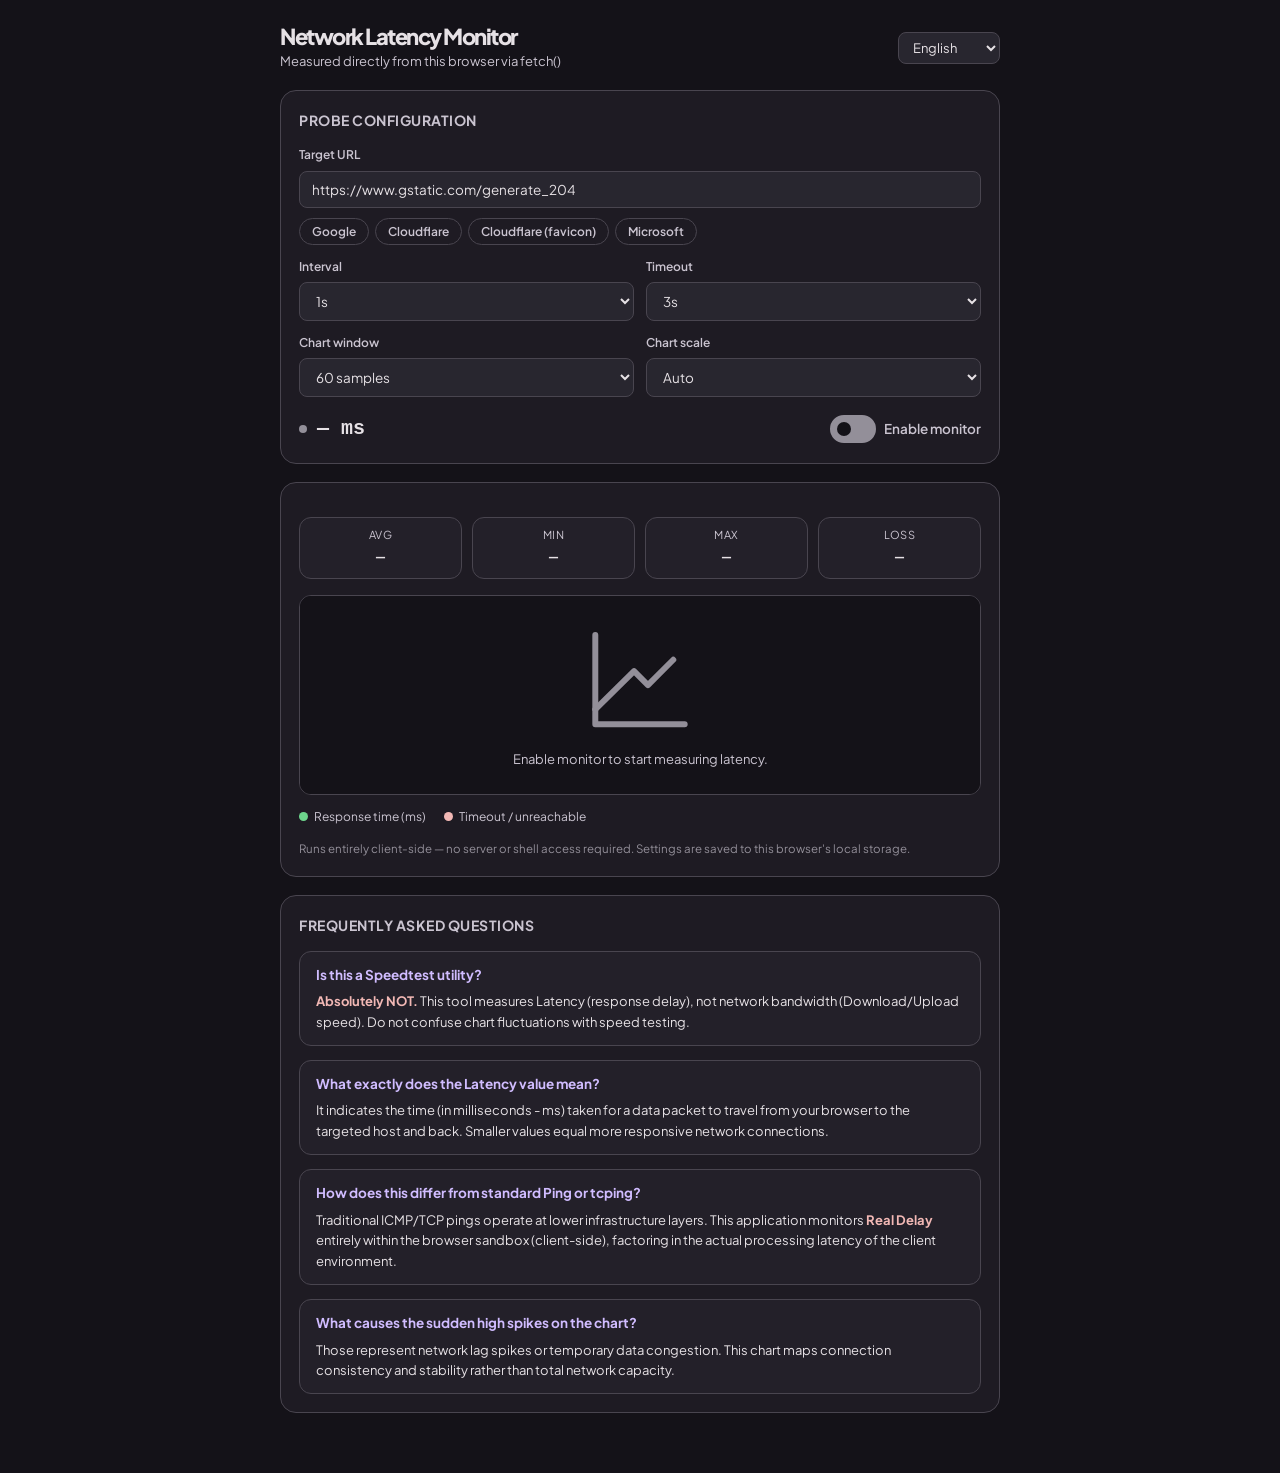
<file: tool/monitor_latency.html>
<!DOCTYPE html>
<html lang="en">
<head>
<meta charset="UTF-8">
<meta name="viewport" content="width=device-width, initial-scale=1.0">
<title>Network Latency Monitor</title>
<link rel="stylesheet" href="/style.css">
<link rel="icon" href="/static/favicon.png">
<style>
:root {
    --md-primary: #D0BCFF;
    --md-on-primary: #381E72;
    --md-primary-container: #4F378B;
    --md-on-primary-container: #EADDFF;

    --md-error: #F2B8B5;
    --md-error-container: #8C1D18;

    --md-success: #6DD58C;

    --md-surface: #141218;
    --md-surface-1: #1e1b23;
    --md-surface-2: #232029;
    --md-surface-3: #28262f;
    --md-surface-4: #2b2830;
    --md-on-surface: #E6E1E5;
    --md-on-surface-variant: #CAC4D0;
    --md-outline: #938F99;
    --md-outline-variant: #49454F;

    --md-shape-xs: 4px;
    --md-shape-sm: 8px;
    --md-shape-md: 12px;
    --md-shape-lg: 16px;
    --md-shape-full: 9999px;

    --md-motion-standard: cubic-bezier(0.2, 0, 0, 1);

    --md-font-display: 'Plus Jakarta Sans', 'Segoe UI', sans-serif;
    --md-font-body: 'Plus Jakarta Sans', 'Segoe UI', sans-serif;
    --md-font-mono: 'Roboto Mono', 'Courier New', monospace;
}

* { box-sizing: border-box; }

body {
    margin: 0;
    min-height: 100vh;
    background: var(--md-surface);
    color: var(--md-on-surface);
    font-family: var(--md-font-body);
    padding: 24px 16px 60px;
}

.container {
    max-width: 720px;
    margin: 0 auto;
    display: flex;
    flex-direction: column;
    gap: 18px;
}

header {
    display: flex;
    align-items: center;
    justify-content: space-between;
    gap: 12px;
    flex-wrap: wrap;
}

h1 {
    font-family: var(--md-font-display);
    font-size: 22px;
    font-weight: 800;
    margin: 0;
}

.subtitle {
    font-size: 13px;
    color: var(--md-on-surface-variant);
    margin: 2px 0 0;
}

.lang-select {
    padding: 6px 10px;
    border-radius: var(--md-shape-sm);
    background: var(--md-surface-3);
    color: var(--md-on-surface);
    border: 1px solid var(--md-outline-variant);
    font-family: var(--md-font-body);
    font-size: 13px;
    cursor: pointer;
    outline: none;
}

.card {
    background: var(--md-surface-1);
    border: 1px solid var(--md-outline-variant);
    border-radius: var(--md-shape-lg);
    padding: 18px;
}

.card h3 {
    margin: 0 0 14px;
    font-size: 14px;
    font-weight: 700;
    color: var(--md-on-surface-variant);
    text-transform: uppercase;
    letter-spacing: .5px;
}

/* Config form */
.config-grid {
    display: grid;
    grid-template-columns: 1fr 1fr;
    gap: 12px;
}
.config-field { display: flex; flex-direction: column; gap: 6px; }
.config-field.full { grid-column: 1 / -1; }
.config-field label {
    font-size: 12px;
    color: var(--md-on-surface-variant);
    font-weight: 600;
}
.config-field select,
.config-field input[type="text"],
.config-field input[type="url"] {
    background: var(--md-surface-3);
    border: 1px solid var(--md-outline-variant);
    border-radius: var(--md-shape-sm);
    color: var(--md-on-surface);
    padding: 9px 12px;
    font-family: var(--md-font-body);
    font-size: 13.5px;
    outline: none;
    width: 100%;
    transition: border-color .2s var(--md-motion-standard), background .2s;
}
.config-field select:focus,
.config-field input:focus {
    border-color: var(--md-primary);
    background: var(--md-surface-4);
}
.config-note {
    grid-column: 1 / -1;
    font-size: 11.5px;
    color: var(--md-outline);
    line-height: 1.5;
    margin: 0;
}

.presets {
    display: flex;
    gap: 6px;
    flex-wrap: wrap;
    margin-top: 4px;
}
.preset-chip {
    padding: 5px 12px;
    border-radius: var(--md-shape-full);
    border: 1px solid var(--md-outline-variant);
    background: none;
    color: var(--md-on-surface-variant);
    font-family: var(--md-font-body);
    font-size: 12px;
    font-weight: 600;
    cursor: pointer;
    transition: all .15s var(--md-motion-standard);
}
.preset-chip:hover { background: rgba(255,255,255,0.06); color: var(--md-on-surface); }
.preset-chip.active {
    background: var(--md-primary-container);
    border-color: var(--md-primary);
    color: var(--md-on-primary-container);
}

/* Toolbar / toggle */
.toolbar {
    display: flex;
    align-items: center;
    justify-content: space-between;
    flex-wrap: wrap;
    gap: 10px;
    margin-top: 16px;
}
.toolbar-left { display: flex; align-items: center; gap: 10px; }

.status-dot {
    width: 8px;
    height: 8px;
    border-radius: 50%;
    background: var(--md-outline);
    flex-shrink: 0;
    transition: background .3s;
}
.status-dot.live {
    background: var(--md-success);
    box-shadow: 0 0 0 3px rgba(109, 213, 140, 0.2);
    animation: pulse-dot 2s infinite;
}
@keyframes pulse-dot {
    0%   { box-shadow: 0 0 0 0 rgba(109, 213, 140, 0.35); }
    70%  { box-shadow: 0 0 0 6px rgba(109, 213, 140, 0); }
    100% { box-shadow: 0 0 0 0 rgba(109, 213, 140, 0); }
}

.current-value {
    font-family: var(--md-font-mono);
    font-size: 20px;
    font-weight: 700;
    font-variant-numeric: tabular-nums;
}
.current-value--timeout { color: var(--md-error); }

.enable-label {
    display: flex;
    align-items: center;
    gap: 8px;
    font-size: 13.5px;
    font-weight: 600;
    color: var(--md-on-surface-variant);
    cursor: pointer;
    user-select: none;
}
.enable-label input[type="checkbox"] {
    appearance: none;
    -webkit-appearance: none;
    width: 46px;
    height: 28px;
    background: var(--md-outline);
    border-radius: var(--md-shape-full);
    position: relative;
    cursor: pointer;
    outline: none;
    transition: background .2s var(--md-motion-standard);
    flex-shrink: 0;
    border: 2px solid var(--md-outline);
}
.enable-label input[type="checkbox"]:checked {
    background: var(--md-primary);
    border-color: var(--md-primary);
}
.enable-label input[type="checkbox"]::before {
    content: '';
    position: absolute;
    width: 14px; height: 14px;
    border-radius: 50%;
    background: var(--md-surface);
    top: 50%; left: 5px;
    transform: translateY(-50%);
    transition: left .2s var(--md-motion-standard);
}
.enable-label input[type="checkbox"]:checked::before { left: 21px; }

/* Stats */
.stats-row {
    display: flex;
    gap: 10px;
    flex-wrap: wrap;
    margin-top: 16px;
}
.stat {
    flex: 1;
    min-width: 90px;
    background: var(--md-surface-2);
    border: 1px solid var(--md-outline-variant);
    border-radius: var(--md-shape-md);
    padding: 8px 12px;
    display: flex;
    flex-direction: column;
    gap: 2px;
}
.stat-label {
    font-size: 11px;
    color: var(--md-on-surface-variant);
    text-transform: uppercase;
    letter-spacing: .4px;
}
.stat-value {
    font-family: var(--md-font-mono);
    font-size: 15px;
    font-weight: 600;
    font-variant-numeric: tabular-nums;
}

/* Chart */
.chart-wrap {
    position: relative;
    height: 200px;
    background: var(--md-surface);
    border: 1px solid var(--md-outline-variant);
    border-radius: var(--md-shape-md);
    overflow: hidden;
    margin-top: 16px;
}
.chart-wrap svg { width: 100%; height: 100%; display: block; }

.empty-state {
    position: absolute;
    inset: 0;
    display: flex;
    flex-direction: column;
    align-items: center;
    justify-content: center;
    gap: 10px;
    color: var(--md-on-surface-variant);
    font-size: 13px;
    text-align: center;
    padding: 24px;
    background: var(--md-surface);
}

.legend {
    display: flex;
    gap: 18px;
    flex-wrap: wrap;
    margin-top: 12px;
}
.legend-item {
    display: flex;
    align-items: center;
    gap: 6px;
    font-size: 12px;
    color: var(--md-on-surface-variant);
}
.legend-dot { width: 9px; height: 9px; border-radius: 50%; display: inline-block; }
.legend-dot--green { background: var(--md-success); }
.legend-dot--red { background: var(--md-error); }

.footnote {
    font-size: 11.5px;
    color: var(--md-outline);
    line-height: 1.6;
    margin: 14px 0 0;
}

/* FAQ Styles */
.faq-section {
    display: flex;
    flex-direction: column;
    gap: 14px;
}
.faq-item {
    background: var(--md-surface-2);
    border: 1px solid var(--md-outline-variant);
    border-radius: var(--md-shape-md);
    padding: 12px 16px;
}
.faq-question {
    font-weight: 700;
    font-size: 13.5px;
    color: var(--md-primary);
    margin: 0 0 6px 0;
}
.faq-answer {
    font-size: 13px;
    color: var(--md-on-surface);
    line-height: 1.6;
    margin: 0;
}
.faq-answer strong {
    color: var(--md-error);
}

.toast-container {
    position: fixed;
    bottom: 20px;
    left: 50%;
    transform: translateX(-50%);
    display: flex;
    flex-direction: column;
    gap: 8px;
    z-index: 999;
    align-items: center;
}
.toast {
    padding: 10px 18px;
    border-radius: var(--md-shape-sm);
    background: var(--md-surface-4);
    border: 1px solid var(--md-outline-variant);
    color: var(--md-on-surface);
    font-size: 13px;
    box-shadow: 0 4px 12px rgba(0,0,0,.3);
    animation: toast-in .2s var(--md-motion-standard);
}
.toast--success { border-color: var(--md-success); }
.toast--error { border-color: var(--md-error); }
@keyframes toast-in {
    from { opacity: 0; transform: translateY(8px); }
    to   { opacity: 1; transform: translateY(0); }
}

@media (max-width: 480px) {
    .config-grid { grid-template-columns: 1fr; }
}
</style>
</head>
<body>
<div class="container">
    <header>
        <div>
            <h1 data-i18n="title">Network Latency Monitor</h1>
            <p class="subtitle" data-i18n="subtitle">Measured directly from this browser via fetch()</p>
        </div>
        <select class="lang-select" id="lang-select" onchange="changeLanguage(this.value)">
            <option value="en">English</option>
            <option value="vi">Tiếng Việt</option>
        </select>
    </header>

    <section class="card">
        <h3 data-i18n="config_title">Probe Configuration</h3>
        <div class="config-grid">
            <div class="config-field full">
                <label data-i18n="lbl_target">Target URL</label>
                <input type="url" id="target-url" value="https://www.gstatic.com/generate_204" placeholder="https://example.com/">
                <div class="presets" id="preset-row">
                    <button class="preset-chip" data-url="https://www.gstatic.com/generate_204" onclick="applyPreset(this)">Google</button>
                    <button class="preset-chip" data-url="https://cloudflare.com/cdn-cgi/trace" onclick="applyPreset(this)">Cloudflare</button>
                    <button class="preset-chip" data-url="https://www.cloudflare.com/favicon.ico" onclick="applyPreset(this)">Cloudflare (favicon)</button>
                    <button class="preset-chip" data-url="https://www.microsoft.com/favicon.ico" onclick="applyPreset(this)">Microsoft</button>
                </div>
            </div>

            <div class="config-field">
                <label data-i18n="lbl_interval">Interval</label>
                <select id="cfg-interval">
                    <option value="500">0.5s</option>
                    <option value="1000" selected>1s</option>
                    <option value="2000">2s</option>
                    <option value="5000">5s</option>
                </select>
            </div>

            <div class="config-field">
                <label data-i18n="lbl_timeout">Timeout</label>
                <select id="cfg-timeout">
                    <option value="1000">1s</option>
                    <option value="2000">2s</option>
                    <option value="3000" selected>3s</option>
                    <option value="5000">5s</option>
                </select>
            </div>

            <div class="config-field">
                <label data-i18n="lbl_window">Chart window</label>
                <select id="cfg-window">
                    <option value="30">30 samples</option>
                    <option value="60" selected>60 samples</option>
                    <option value="120">120 samples</option>
                    <option value="300">300 samples</option>
                </select>
            </div>

            <div class="config-field">
                <label data-i18n="lbl_scale">Chart scale</label>
                <select id="cfg-scale">
                    <option value="auto" selected>Auto</option>
                    <option value="300">Fixed 300ms</option>
                    <option value="500">Fixed 500ms</option>
                    <option value="1000">Fixed 1000ms</option>
                    <option value="2000">Fixed 2000ms</option>
                </select>
            </div>

        </div>

        <div class="toolbar">
            <div class="toolbar-left">
                <span class="status-dot" id="status-dot"></span>
                <span class="current-value" id="current-value">— ms</span>
            </div>
            <label class="enable-label">
                <input type="checkbox" id="monitor-toggle" onchange="toggleMonitor()">
                <span data-i18n="enable_monitor">Enable monitor</span>
            </label>
        </div>
    </section>

    <section class="card">
        <div class="stats-row">
            <div class="stat">
                <span class="stat-label" data-i18n="stat_avg">Avg</span>
                <span class="stat-value" id="stat-avg">—</span>
            </div>
            <div class="stat">
                <span class="stat-label" data-i18n="stat_min">Min</span>
                <span class="stat-value" id="stat-min">—</span>
            </div>
            <div class="stat">
                <span class="stat-label" data-i18n="stat_max">Max</span>
                <span class="stat-value" id="stat-max">—</span>
            </div>
            <div class="stat">
                <span class="stat-label" data-i18n="stat_loss">Loss</span>
                <span class="stat-value" id="stat-loss">—</span>
            </div>
        </div>

        <div class="chart-wrap" id="chart-wrap">
            <svg id="chart-svg" viewBox="0 0 600 200" preserveAspectRatio="none"></svg>
            <div class="empty-state" id="empty-state">
                <svg width="40" height="40" viewBox="0 0 24 24" fill="none" stroke="currentColor" stroke-width="1.2" stroke-linecap="round" stroke-linejoin="round" style="color:var(--md-outline)"><path d="M3 3v18h18"/><path d="M18.7 8l-5.1 5.1-2.8-2.8L3 18"/></svg>
                <span data-i18n="chart_empty">Enable monitor to start measuring latency.</span>
            </div>
        </div>

        <div class="legend">
            <span class="legend-item"><i class="legend-dot legend-dot--green"></i><span data-i18n="legend_ok">Response time (ms)</span></span>
            <span class="legend-item"><i class="legend-dot legend-dot--red"></i><span data-i18n="legend_timeout">Timeout / unreachable</span></span>
        </div>

        <p class="footnote" data-i18n="footnote">Runs entirely client-side — no server or shell access required. Settings are saved to this browser's local storage.</p>
    </section>

    <!-- FAQ Section -->
    <section class="card">
        <h3 data-i18n="faq_title">Frequently Asked Questions</h3>
        <div class="faq-section">
            <div class="faq-item">
                <p class="faq-question" data-i18n="faq_q1">Is this a Speedtest utility?</p>
                <p class="faq-answer" data-i18n="faq_a1"><strong>Absolutely NOT.</strong> This tool measures Latency (response delay), not network bandwidth (Download/Upload speed). Do not confuse chart fluctuations with speed testing.</p>
            </div>
            <div class="faq-item">
                <p class="faq-question" data-i18n="faq_q2">What exactly does the Latency value mean?</p>
                <p class="faq-answer" data-i18n="faq_a2">It indicates the time (in milliseconds - ms) taken for a data packet to travel from your browser to the targeted host and back. Smaller values equal more responsive network connections.</p>
            </div>
            <div class="faq-item">
                <p class="faq-question" data-i18n="faq_q3">How does this differ from standard Ping or tcping?</p>
                <p class="faq-answer" data-i18n="faq_a3">Traditional ICMP/TCP pings operate at lower infrastructure layers. This application monitors <strong>Real Delay</strong> entirely within the browser sandbox (client-side), factoring in the actual processing latency of the client environment.</p>
            </div>
            <div class="faq-item">
                <p class="faq-question" data-i18n="faq_q4">What causes the sudden high spikes on the chart?</p>
                <p class="faq-answer" data-i18n="faq_a4">Those represent network lag spikes or temporary data congestion. This chart maps connection consistency and stability rather than total network capacity.</p>
            </div>
        </div>
    </section>
</div>

<div class="toast-container" id="toast-container"></div>

<script>
if ('serviceWorker' in navigator) {
    window.addEventListener('load', () => {
        navigator.serviceWorker.register('/sw.js')
            .then(reg => console.log('[Service Worker] Register with scope:', reg.scope))
            .catch(err => console.error('[Service Worker] Register failed:', err));
    });
}


const i18n = {
    en: {
        title: "Network Latency Monitor",
        subtitle: "Measured directly from this browser via fetch()",
        config_title: "Probe Configuration",
        lbl_target: "Target URL",
        lbl_interval: "Interval",
        lbl_timeout: "Timeout",
        lbl_window: "Chart window",
        lbl_scale: "Chart scale",
        enable_monitor: "Enable monitor",
        stat_avg: "Avg",
        stat_min: "Min",
        stat_max: "Max",
        stat_loss: "Loss",
        chart_empty: "Enable monitor to start measuring latency.",
        legend_ok: "Response time (ms)",
        legend_timeout: "Timeout / unreachable",
        footnote: "Runs entirely client-side — no server or shell access required. Settings are saved to this browser's local storage.",
        timeout_label: "Timeout",
        toast_started: "Monitor started.",
        toast_stopped: "Monitor stopped.",
        toast_invalid_url: "Please enter a valid http(s) URL.",
        faq_title: "Frequently Asked Questions",
        faq_q1: "Is this a Speedtest utility?",
        faq_a1: "<strong>Absolutely NOT.</strong> This tool measures Latency (response delay), not network bandwidth (Download/Upload speed). Do not confuse chart fluctuations with speed testing.",
        faq_q2: "What exactly does the Latency value mean?",
        faq_a2: "It indicates the time (in milliseconds - ms) taken for a data packet to travel from your browser to the targeted host and back. Smaller values equal more responsive network connections.",
        faq_q3: "How does this differ from standard Ping or tcping?",
        faq_a3: "Traditional ICMP/TCP pings operate at lower infrastructure layers. This application monitors <strong>Real Delay</strong> entirely within the browser sandbox (client-side), factoring in the actual processing latency of the client environment.",
        faq_q4: "What causes the sudden high spikes on the chart?",
        faq_a4: "Those represent network lag spikes or temporary data congestion. This chart maps connection consistency and stability rather than total network capacity.",
    },
    vi: {
        title: "Theo Dõi Độ Trễ Mạng",
        subtitle: "Đo trực tiếp từ trình duyệt bằng fetch()",
        config_title: "Cấu Hình Đo",
        lbl_target: "URL đích",
        lbl_interval: "Chu kỳ đo",
        lbl_timeout: "Timeout",
        lbl_window: "Số mẫu hiển thị",
        lbl_scale: "Thang đo biểu đồ",
        enable_monitor: "Bật theo dõi",
        stat_avg: "TB",
        stat_min: "Thấp nhất",
        stat_max: "Cao nhất",
        stat_loss: "Mất gói",
        chart_empty: "Bật theo dõi để bắt đầu đo độ trễ.",
        legend_ok: "Thời gian phản hồi (ms)",
        legend_timeout: "Timeout / không kết nối được",
        footnote: "Chạy hoàn toàn phía trình duyệt — không cần server hay quyền shell. Cấu hình được lưu vào local storage của trình duyệt này.",
        timeout_label: "Timeout",
        toast_started: "Đã bật theo dõi.",
        toast_stopped: "Đã tắt theo dõi.",
        toast_invalid_url: "Vui lòng nhập một URL http(s) hợp lệ.",
        faq_title: "Câu Hỏi Thường Gặp (FAQ)",
        faq_q1: "Trang này có phải là Speedtest (đo tốc độ mạng) không?",
        faq_a1: "<strong>Hoàn toàn KHÔNG.</strong> Trang này dùng để đo Latency (Độ trễ/Thời gian phản hồi) chứ không phải đo băng thông (Download/Upload). Đừng nhìn biểu đồ nhảy mà lầm tưởng đây là test tốc độ.",
        faq_q2: "Giá trị Latency hiển thị trên màn hình có ý nghĩa gì?",
        faq_a2: "Đó là khoảng thời gian (tính bằng mili-giây - ms) để một gói dữ liệu đi từ trình duyệt của bạn đến máy chủ đích và quay trở lại. Số này càng nhỏ nghĩa là mạng phản hồi càng mượt.",
        faq_q3: "Cơ chế này khác gì so với lệnh Ping hoặc tcping thông thường?",
        faq_a3: "Ping truyền thống chạy ở các tầng thấp của hệ thống mạng. Còn độ trễ ở đây là <strong>Real Delay</strong> chạy hoàn toàn trên trình duyệt (client-side), phản ánh chính xác độ trễ thực tế bao gồm cả thời gian trình duyệt xử lý gói tin.",
        faq_q4: "Tại sao đôi khi biểu đồ lại có các cột cao vọt lên?",
        faq_a4: "Đó là hiện tượng lag spike (độ trễ tăng đột biến) do nghẽn mạng hoặc mất gói tin tạm thời. Biểu đồ này giúp bạn theo dõi độ ổn định của đường truyền chứ không phải kiểm tra mạng mạnh hay yếu.",
    }
};

let currentLang = 'en';
let pollTimer = null;
let samples = [];

const browserLang = (navigator.language || navigator.userLanguage || 'en').toLowerCase();
if (browserLang.startsWith('vi')) {
    currentLang = 'vi';
}

const STORAGE_KEY = 'latency_monitor_config_v1';
const STORAGE_LANG = 'preferred-lang'

function t(key) {
    return (i18n[currentLang] && i18n[currentLang][key]) || i18n.en[key] || key;
}

function applyI18n() {
    document.querySelectorAll('[data-i18n]').forEach(el => {
        el.innerHTML = t(el.getAttribute('data-i18n'));
    });
}

function changeLanguage(lang) {
    if (!i18n[lang]) return;
    currentLang = lang;
    applyI18n();
    updateStats();
    saveConfig();
}

function showToast(message, type = 'info') {
    const container = document.getElementById('toast-container');
    if (!container) return;
    const el = document.createElement('div');
    el.className = `toast toast--${type}`;
    el.textContent = message;
    container.appendChild(el);
    setTimeout(() => el.remove(), 3000);
}

function applyPreset(btn) {
    document.getElementById('target-url').value = btn.dataset.url;
    document.querySelectorAll('.preset-chip').forEach(c => c.classList.remove('active'));
    btn.classList.add('active');
    saveConfig();
}

function getConfig() {
    return {
        url: document.getElementById('target-url').value.trim(),
        interval: parseInt(document.getElementById('cfg-interval').value, 10),
        timeout: parseInt(document.getElementById('cfg-timeout').value, 10),
        maxSamples: parseInt(document.getElementById('cfg-window').value, 10),
        scale: document.getElementById('cfg-scale').value,
    };
}

function saveConfig() {
    try {
        localStorage.setItem(STORAGE_KEY, JSON.stringify(getConfig()));
        localStorage.setItem(STORAGE_LANG, currentLang);
    } catch (e) { /* ignore quota / private-mode errors */ }
}

function loadConfig() {
    try {
        const lang = localStorage.getItem(STORAGE_LANG);
        if (lang) currentLang = lang;
        const raw = localStorage.getItem(STORAGE_KEY);
        if (!raw) return;
        const cfg = JSON.parse(raw);
        if (cfg.url) document.getElementById('target-url').value = cfg.url;
        if (cfg.interval) document.getElementById('cfg-interval').value = cfg.interval;
        if (cfg.timeout) document.getElementById('cfg-timeout').value = cfg.timeout;
        if (cfg.maxSamples) document.getElementById('cfg-window').value = cfg.maxSamples;
        if (cfg.scale) document.getElementById('cfg-scale').value = cfg.scale;

        document.querySelectorAll('.preset-chip').forEach(c => {
            c.classList.toggle('active', c.dataset.url === cfg.url);
        });
    } catch (e) { /* ignore corrupt config */ }
}

function isValidUrl(str) {
    try {
        const u = new URL(str);
        return u.protocol === 'http:' || u.protocol === 'https:';
    } catch (e) {
        return false;
    }
}

function toggleMonitor() {
    const enabled = document.getElementById('monitor-toggle').checked;
    if (enabled) {
        const cfg = getConfig();
        if (!isValidUrl(cfg.url)) {
            showToast(t('toast_invalid_url'), 'error');
            document.getElementById('monitor-toggle').checked = false;
            return;
        }
        samples = [];
        renderChart();
        updateStats();
        startPolling();
        showToast(t('toast_started'), 'success');
    } else {
        stopPolling();
        document.getElementById('status-dot').classList.remove('live');
        showToast(t('toast_stopped'), 'info');
    }
    saveConfig();
}

function startPolling() {
    stopPolling();
    pingOnce();
    const cfg = getConfig();
    pollTimer = setInterval(pingOnce, cfg.interval);
}

function stopPolling() {
    if (pollTimer) {
        clearInterval(pollTimer);
        pollTimer = null;
    }
}

async function pingOnce() {
    const cfg = getConfig();
    const controller = new AbortController();
    const timer = setTimeout(() => controller.abort(), cfg.timeout);
    const start = performance.now();
    let ms = null;

    try {
        await fetch(cfg.url, {
            mode: 'no-cors',
            cache: 'no-store',
            signal: controller.signal,
        });
        ms = Math.round(performance.now() - start);
    } catch (e) {
        ms = null; // aborted (timeout) or network/DNS failure
    } finally {
        clearTimeout(timer);
    }

    const maxSamples = cfg.maxSamples;
    samples.push({ ms });
    if (samples.length > maxSamples) samples.shift();

    const dot = document.getElementById('status-dot');
    dot && dot.classList.add('live');

    updateStats();
    renderChart();
}

function updateStats() {
    const last = samples[samples.length - 1];
    const valueEl = document.getElementById('current-value');
    if (valueEl) {
        const hasLast = last && last.ms !== null;
        valueEl.textContent = hasLast ? `${last.ms} ms` : (last ? t('timeout_label') : '— ms');
        valueEl.classList.toggle('current-value--timeout', !!last && !hasLast);
    }

    const valid = samples.filter(s => s.ms !== null).map(s => s.ms);
    const lossPct = samples.length
        ? Math.round(((samples.length - valid.length) / samples.length) * 100)
        : 0;

    const avgEl = document.getElementById('stat-avg');
    const minEl = document.getElementById('stat-min');
    const maxEl = document.getElementById('stat-max');
    const lossEl = document.getElementById('stat-loss');

    avgEl && (avgEl.textContent = valid.length ? `${Math.round(valid.reduce((a, b) => a + b, 0) / valid.length)} ms` : '—');
    minEl && (minEl.textContent = valid.length ? `${Math.min(...valid)} ms` : '—');
    maxEl && (maxEl.textContent = valid.length ? `${Math.max(...valid)} ms` : '—');
    lossEl && (lossEl.textContent = samples.length ? `${lossPct}%` : '—');
}

function renderChart() {
    const svg = document.getElementById('chart-svg');
    const emptyState = document.getElementById('empty-state');
    if (!svg) return;

    if (samples.length === 0) {
        svg.innerHTML = '';
        emptyState && (emptyState.style.display = '');
        return;
    }
    emptyState && (emptyState.style.display = 'none');

    const cfg = getConfig();
    const wrap = document.getElementById('chart-wrap');
    const width = Math.max(wrap ? wrap.clientWidth : 600, 100);
    const height = 200;
    const pad = 10;
    svg.setAttribute('viewBox', `0 0 ${width} ${height}`);

    const n = cfg.maxSamples;
    const slotW = (width - pad * 2) / Math.max(n - 1, 1);
    const validValues = samples.filter(s => s.ms !== null).map(s => s.ms);

    let chartMax;
    if (cfg.scale === 'auto') {
        const dataMax = validValues.length ? Math.max(...validValues) : 300;
        chartMax = Math.max(300, Math.ceil((dataMax * 1.25) / 100) * 100);
    } else {
        chartMax = parseInt(cfg.scale, 10);
    }

    const top = pad;
    const bottom = height - pad;
    const usableH = bottom - top;
    const yFor = (ms) => bottom - (Math.min(ms, chartMax) / chartMax) * usableH;

    const parts = [];

    [0, 0.5, 1].forEach((f) => {
        const y = bottom - f * usableH;
        parts.push(`<line x1="${pad}" y1="${y}" x2="${width - pad}" y2="${y}" stroke="var(--md-outline-variant)" stroke-width="1" stroke-dasharray="3,4"/>`);
        parts.push(`<text x="${pad + 4}" y="${Math.max(y - 4, 10)}" font-size="10" fill="var(--md-on-surface-variant)" font-family="var(--md-font-mono)">${Math.round(f * chartMax)}ms</text>`);
    });

    let linePoints = [];
    const flushLine = () => {
        if (linePoints.length > 1) {
            parts.push(`<polyline points="${linePoints.join(' ')}" fill="none" stroke="var(--md-success)" stroke-width="2" stroke-linejoin="round" stroke-linecap="round"/>`);
        } else if (linePoints.length === 1) {
            const [x, y] = linePoints[0].split(',');
            parts.push(`<circle cx="${x}" cy="${y}" r="2.5" fill="var(--md-success)"/>`);
        }
        linePoints = [];
    };

    samples.forEach((s, i) => {
        const x = pad + i * slotW;
        if (s.ms === null) {
            flushLine();
            const bandW = Math.max(slotW, 3);
            parts.push(`<rect x="${x - bandW / 2}" y="${top}" width="${bandW}" height="${usableH}" fill="var(--md-error)" opacity="0.28"/>`);
        } else {
            linePoints.push(`${x},${yFor(s.ms)}`);
        }
    });
    flushLine();

    for (let i = samples.length - 1; i >= 0; i--) {
        if (samples[i].ms !== null) {
            const x = pad + i * slotW;
            const y = yFor(samples[i].ms);
            parts.push(`<circle cx="${x}" cy="${y}" r="3.5" fill="var(--md-success)" stroke="var(--md-surface)" stroke-width="1.5"/>`);
            break;
        }
    }

    svg.innerHTML = parts.join('');
}

['target-url', 'cfg-interval', 'cfg-timeout', 'cfg-window', 'cfg-scale'].forEach(id => {
    document.getElementById(id).addEventListener('change', () => {
        saveConfig();
        renderChart();
    });
});

window.addEventListener('resize', () => renderChart());

loadConfig();
document.getElementById('lang-select').value = currentLang;
applyI18n();
renderChart();
</script>
</body>
</html>
</file>
<file: style.css>
@import url('https://fonts.googleapis.com/css2?family=Plus+Jakarta+Sans:wght@400;500;600;700;800&family=JetBrains+Mono:wght@400;500&display=swap');
*{box-sizing:border-box;margin:0;padding:0}
:root{
  --bg:#0A0E1A;--bg2:#111827;--bg3:#1a2235;
  --violet:#7C3AED;--violet-l:#A78BFA;--violet-ll:#DDD6FE;
  --emerald:#10B981;--emerald-l:#34D399;
  --txt:#F9FAFB;--txt2:#9CA3AF;--txt3:#6B7280;
  --border:#1E2A3A;--border2:#2D3F55;
  --mono:'JetBrains Mono',monospace;
  --sans:'Plus Jakarta Sans',sans-serif;
}
body{background:var(--bg);color:var(--txt);font-family:var(--sans);font-size:15px;line-height:1.6}
.wrap{max-width:860px;margin:0 auto;padding:0 24px}

/* NAV */
nav{padding:16px 0;border-bottom:1px solid var(--border);position:sticky;top:0;background:rgba(10,14,26,.92);backdrop-filter:blur(8px);z-index:100}
.nav-inner{display:flex;align-items:center;justify-content:space-between}
.logo{font-weight:800;font-size:17px;letter-spacing:-.3px;display:flex;align-items:center;gap:8px}
.logo-mark{width:28px;height:28px;background:var(--violet);border-radius:7px;display:flex;align-items:center;justify-content:center}
.logo-mark svg{width:16px;height:16px;fill:white}
.lang-toggle{display:flex;gap:0;border:1px solid var(--border2);border-radius:8px;overflow:hidden}
.lang-btn{padding:5px 13px;font-size:12px;font-weight:600;font-family:var(--sans);cursor:pointer;border:none;transition:all .2s;letter-spacing:.3px}
.lang-btn.active{background:var(--violet);color:#fff}
.lang-btn:not(.active){background:transparent;color:var(--txt2)}

/* HERO */
.hero{padding:72px 0 56px;text-align:center;position:relative;overflow:hidden}
.hero-eyebrow{font-size:11px;font-weight:700;letter-spacing:1.5px;text-transform:uppercase;color:var(--violet-l);margin-bottom:18px;display:flex;align-items:center;justify-content:center;gap:8px}
.dot-live{width:7px;height:7px;background:var(--emerald);border-radius:50%;animation:pulse-dot 2s infinite}
@keyframes pulse-dot{0%,100%{box-shadow:0 0 0 0 rgba(16,185,129,.5)}50%{box-shadow:0 0 0 5px rgba(16,185,129,0)}}
h1{font-size:clamp(32px,5vw,52px);font-weight:800;line-height:1.15;letter-spacing:-1.5px;margin-bottom:16px}
.gradient-text{background:linear-gradient(135deg,#A78BFA 0%,#7C3AED 40%,#10B981 100%);-webkit-background-clip:text;-webkit-text-fill-color:transparent;background-clip:text}
.hero-sub{font-size:16px;color:var(--txt2);max-width:520px;margin:0 auto 36px;line-height:1.7}
.cta-row{display:flex;align-items:center;justify-content:center;gap:12px;flex-wrap:wrap}
.btn-primary{background:var(--violet);color:#fff;padding:11px 24px;border-radius:9px;font-weight:700;font-size:14px;font-family:var(--sans);border:none;cursor:pointer;transition:all .18s;text-decoration:none;display:inline-flex;align-items:center;gap:7px}
.btn-primary:hover{background:#6D28D9;transform:translateY(-1px)}
.btn-ghost{background:transparent;color:var(--txt2);padding:11px 20px;border-radius:9px;font-weight:600;font-size:14px;font-family:var(--sans);border:1px solid var(--border2);cursor:pointer;transition:all .18s;text-decoration:none;display:inline-flex;align-items:center;gap:7px}
.btn-ghost:hover{border-color:var(--violet-l);color:var(--violet-l)}

/* SIGNAL ANIMATION */
.signal-wrap{margin:48px auto 0;width:300px;height:80px;position:relative}
.signal-wrap svg{width:100%;height:100%}

/* PROTOCOL PILLS */
.pills{display:flex;flex-wrap:wrap;gap:8px;justify-content:center;margin-top:32px}
.pill{font-size:11px;font-weight:600;font-family:var(--mono);padding:4px 11px;border-radius:100px;background:var(--bg3);border:1px solid var(--border2);color:var(--txt2);letter-spacing:.3px}
.pill.hot{border-color:var(--violet);color:var(--violet-l);background:rgba(124,58,237,.1)}

/* STATS */
.stats{display:grid;grid-template-columns:repeat(auto-fit,minmax(140px,1fr));gap:12px;padding:40px 0;border-top:1px solid var(--border);border-bottom:1px solid var(--border);margin:48px 0 0}
.stat{text-align:center}
.stat-num{font-size:28px;font-weight:800;letter-spacing:-1px;color:var(--txt)}
.stat-num span{font-size:16px;font-weight:600;color:var(--violet-l)}
.stat-lbl{font-size:12px;color:var(--txt3);margin-top:2px}

/* FEATURES */
.section{padding:52px 0 0}
.section-label{font-size:11px;font-weight:700;letter-spacing:1.5px;text-transform:uppercase;color:var(--violet-l);margin-bottom:12px}
.section-title{font-size:clamp(22px,3.5vw,30px);font-weight:800;letter-spacing:-.7px;margin-bottom:10px;line-height:1.25}
.section-sub{font-size:15px;color:var(--txt2);max-width:500px;line-height:1.65;margin-bottom:36px}
.feat-grid{display:grid;grid-template-columns:repeat(auto-fit,minmax(220px,1fr));gap:14px}
.feat-card{background:var(--bg2);border:1px solid var(--border);border-radius:14px;padding:22px 20px;transition:border-color .2s}
.feat-card:hover{border-color:var(--border2)}
.feat-icon{width:38px;height:38px;border-radius:9px;display:flex;align-items:center;justify-content:center;margin-bottom:14px;font-size:18px}
.feat-icon.v{background:rgba(124,58,237,.15)}
.feat-icon.g{background:rgba(16,185,129,.12)}
.feat-icon.b{background:rgba(59,130,246,.12)}
.feat-icon.o{background:rgba(245,158,11,.12)}
.feat-title{font-size:14px;font-weight:700;margin-bottom:6px}
.feat-desc{font-size:13px;color:var(--txt2);line-height:1.6}

/* CODE BLOCK */
.code-block{background:var(--bg2);border:1px solid var(--border);border-radius:12px;overflow:hidden;margin:36px 0}
.code-header{padding:10px 16px;display:flex;align-items:center;gap:8px;border-bottom:1px solid var(--border)}
.code-dot{width:10px;height:10px;border-radius:50%}
.code-file{font-size:12px;color:var(--txt3);font-family:var(--mono);margin-left:4px}
.code-body{padding:18px 20px;font-family:var(--mono);font-size:12.5px;line-height:1.8;overflow-x:auto;color:#C8D8F0}
.code-body .c{color:var(--txt3)}
.code-body .k{color:#A78BFA}
.code-body .s{color:#34D399}
.code-body .v{color:#FCA5A5}
.code-body .n{color:#93C5FD}

/* PROTOCOL TABLE */
.proto-section{padding:52px 0 0}
.proto-grid{display:grid;grid-template-columns:repeat(auto-fit,minmax(150px,1fr));gap:10px;margin-top:28px}
.proto-card{background:var(--bg2);border:1px solid var(--border);border-radius:10px;padding:16px;text-align:center;transition:all .2s;cursor:default}
.proto-card:hover{border-color:var(--violet);background:rgba(124,58,237,.06)}
.proto-name{font-size:14px;font-weight:700;font-family:var(--mono);margin-bottom:4px}
.proto-desc{font-size:11px;color:var(--txt3)}

/* INSTALL */
.install-section{padding:52px 0}
.install-card{background:var(--bg2);border:1px solid var(--border);border-radius:16px;padding:32px;display:flex;align-items:flex-start;gap:28px;flex-wrap:wrap}
.install-steps{flex:1;min-width:220px}
.step-row{display:flex;gap:14px;margin-bottom:20px;align-items:flex-start}
.step-num{width:26px;height:26px;border-radius:50%;background:var(--violet);color:#fff;font-size:12px;font-weight:700;display:flex;align-items:center;justify-content:center;flex-shrink:0;margin-top:1px}
.step-txt{font-size:14px;color:var(--txt2);line-height:1.6}
.step-txt strong{color:var(--txt);font-weight:600}
.install-badge{display:inline-flex;align-items:center;gap:6px;background:rgba(16,185,129,.1);border:1px solid rgba(16,185,129,.3);color:var(--emerald-l);border-radius:8px;padding:8px 16px;font-size:13px;font-weight:600;font-family:var(--mono)}

/* FOOTER */
footer{padding:36px 0 40px;border-top:1px solid var(--border);margin-top:56px}
.footer-inner{display:flex;align-items:center;justify-content:space-between;flex-wrap:wrap;gap:16px}
.footer-left{font-size:13px;color:var(--txt3)}
.footer-links{display:flex;gap:20px}
.footer-links a{font-size:13px;color:var(--txt3);text-decoration:none;transition:color .2s}
.footer-links a:hover{color:var(--violet-l)}

/* LANG HIDE */
.en,.vi{transition:opacity .15s}
[data-lang="vi"] .en,[data-lang="en"] .vi{display:none}

/* MODES + INSTALL TRACKS (added for the app rewrite) */
.mode-grid{display:grid;grid-template-columns:repeat(auto-fit,minmax(280px,1fr));gap:14px}
.mode-card{background:var(--bg2);border:1px solid var(--border);border-radius:14px;padding:24px 22px;transition:border-color .2s}
.mode-card:hover{border-color:var(--border2)}
.mode-card.root{border-top:2px solid var(--violet)}
.mode-card.nonroot{border-top:2px solid var(--emerald)}
.mode-tag{display:inline-block;font-size:11px;font-weight:700;font-family:var(--mono);letter-spacing:.4px;padding:3px 10px;border-radius:100px;margin-bottom:12px}
.mode-card.root .mode-tag{background:rgba(124,58,237,.15);color:var(--violet-l)}
.mode-card.nonroot .mode-tag{background:rgba(16,185,129,.12);color:var(--emerald-l)}
.mode-title{font-size:16px;font-weight:700;margin-bottom:8px}
.mode-list{list-style:none;margin-top:10px}
.mode-list li{font-size:13px;color:var(--txt2);line-height:1.6;padding-left:18px;position:relative;margin-bottom:6px}
.mode-list li:before{content:"";position:absolute;left:0;top:9px;width:6px;height:6px;border-radius:50%;background:var(--violet-l)}
.mode-card.nonroot .mode-list li:before{background:var(--emerald-l)}
.install-track{margin-bottom:16px}
.install-track-title{font-size:15px;font-weight:700;margin-bottom:18px;display:flex;align-items:center;gap:10px}
.install-note{font-size:12px;color:var(--txt3);margin-top:14px;line-height:1.6}
.install-note code,.step-txt code{font-size:12px;font-family:var(--mono);color:var(--violet-l)}
</file>
